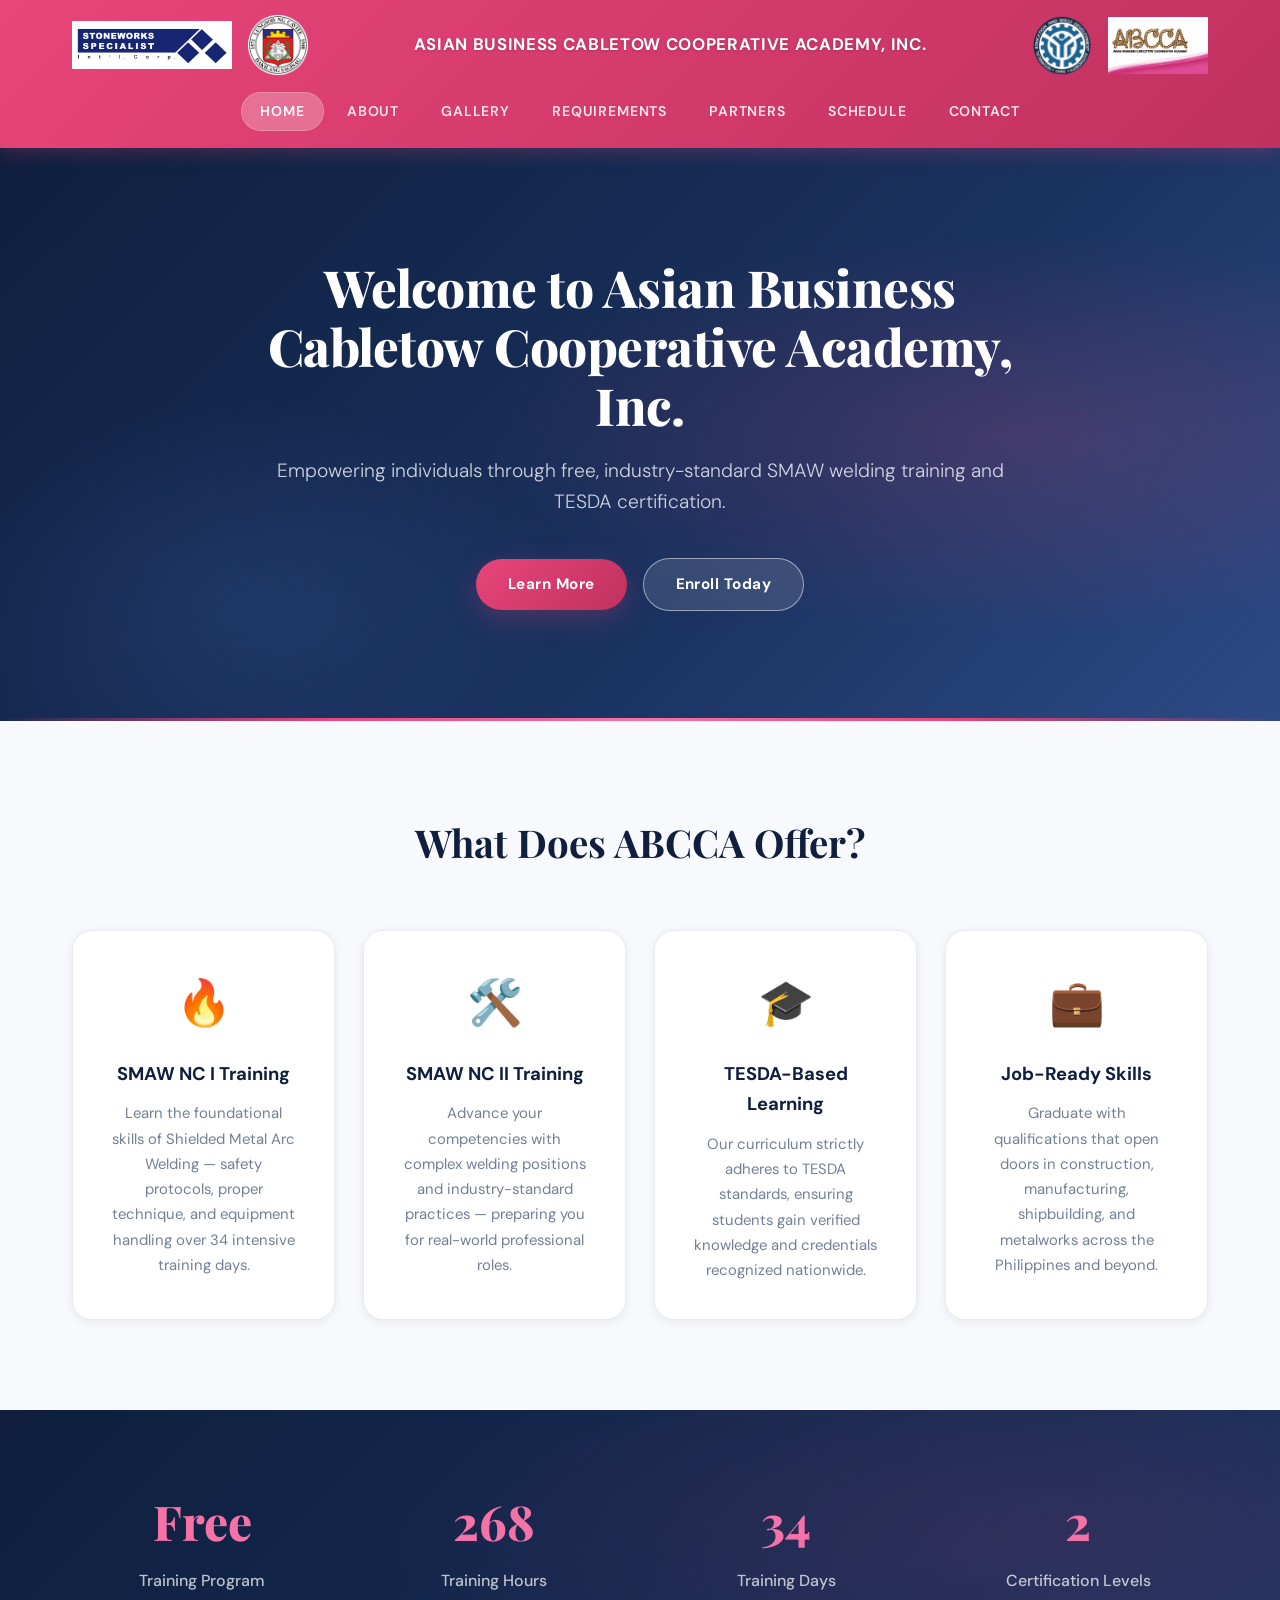
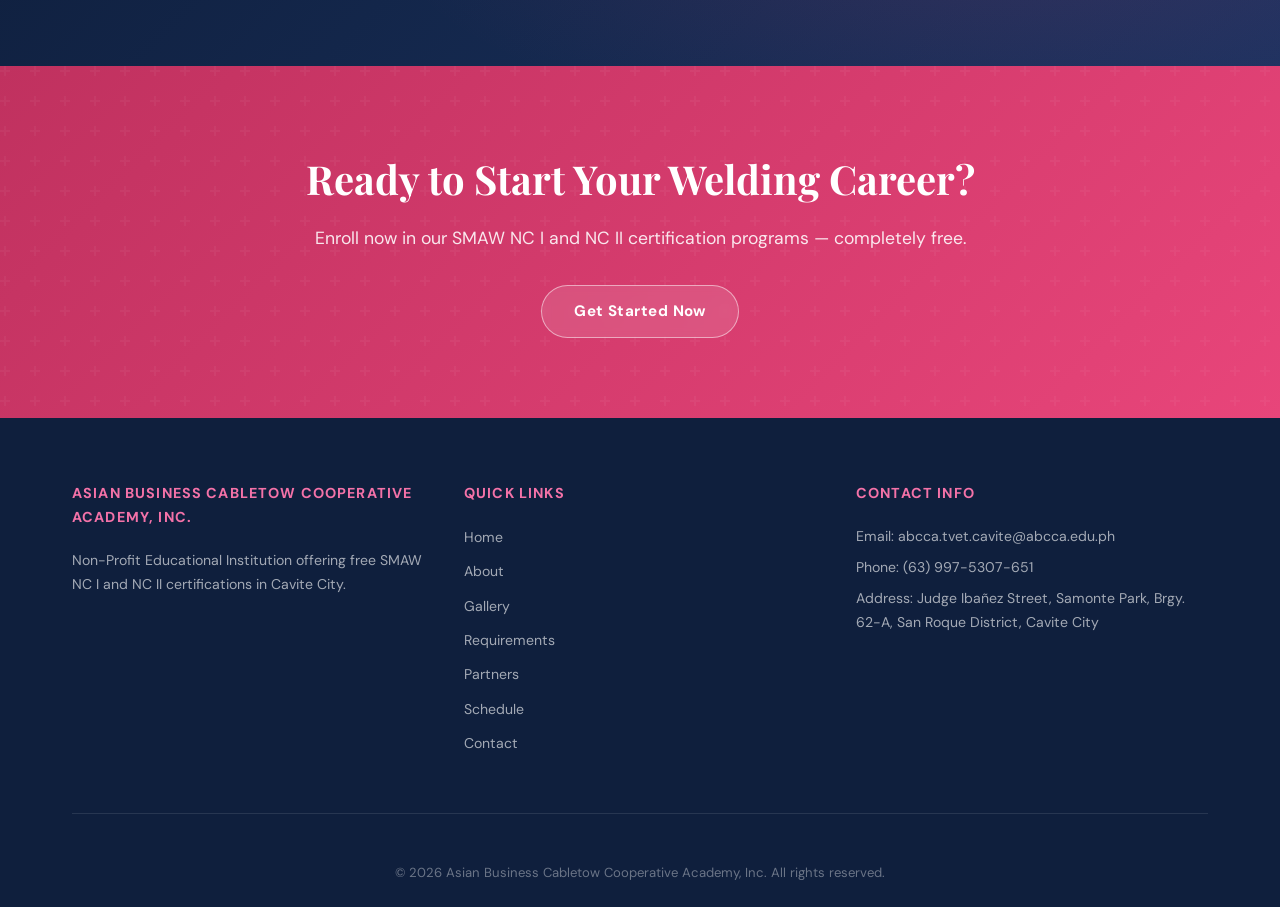
<file: index.html>
<!DOCTYPE html>
<html lang="en">
<head>
    <meta charset="UTF-8">
    <meta name="viewport" content="width=device-width, initial-scale=1.0">
    <title>ABCCA Training School - Home</title>
    <link rel="stylesheet" href="styles.css">
</head>
<body>

    <!-- Navigation Bar -->
    <nav class="navbar">
        <div class="nav-container-vertical">
            <div class="header-top">
                <div class="logo-left">
                    <img src="SSIC_LOGO.jpg" alt="Stoneworks Logo">
                    <img src="LGU_LOGO.png" alt="LGU Logo">
                </div>
                <h1 class="site-title">ASIAN BUSINESS CABLETOW COOPERATIVE ACADEMY, INC.</h1>
                <div class="logo-right">
                    <img src="TESDA_LOGO.png" alt="TESDA Logo">
                    <img src="ABCCA_LOGO.jpg" alt="ABCCA Logo">
                </div>
            </div>
            <ul class="nav-menu-left" id="navMenu">
                <li><a href="index.html" class="active">Home</a></li>
                <li><a href="about.html">About</a></li>
                <li><a href="projects.html">Gallery</a></li>
                <li><a href="sponsors.html">Requirements</a></li>
                <li><a href="partners.html">Partners</a></li>
                <li><a href="schedule.html">Schedule</a></li>
                <li><a href="contact.html">Contact</a></li>
            </ul>
        </div>
    </nav>

    <main>
        <!-- Hero -->
        <section class="hero">
            <div class="hero-content">
                <h2>Welcome to Asian Business Cabletow Cooperative Academy, Inc.</h2>
                <p>Empowering individuals through free, industry-standard SMAW welding training and TESDA certification.</p>
                <a href="about.html" class="btn btn-primary">Learn More</a>
                &nbsp;&nbsp;
                <a href="contact.html" class="btn btn-secondary">Enroll Today</a>
            </div>
        </section>

        <!-- Features -->
        <section class="features">
            <div class="container">
                <h2>What Does ABCCA Offer?</h2>
                <div class="features-grid">
                    <div class="feature-card">
                        <span class="feature-icon">🔥</span>
                        <h3>SMAW NC I Training</h3>
                        <p>Learn the foundational skills of Shielded Metal Arc Welding — safety protocols, proper technique, and equipment handling over 34 intensive training days.</p>
                    </div>
                    <div class="feature-card">
                        <span class="feature-icon">🛠️</span>
                        <h3>SMAW NC II Training</h3>
                        <p>Advance your competencies with complex welding positions and industry-standard practices — preparing you for real-world professional roles.</p>
                    </div>
                    <div class="feature-card">
                        <span class="feature-icon">🎓</span>
                        <h3>TESDA-Based Learning</h3>
                        <p>Our curriculum strictly adheres to TESDA standards, ensuring students gain verified knowledge and credentials recognized nationwide.</p>
                    </div>
                    <div class="feature-card">
                        <span class="feature-icon">💼</span>
                        <h3>Job-Ready Skills</h3>
                        <p>Graduate with qualifications that open doors in construction, manufacturing, shipbuilding, and metalworks across the Philippines and beyond.</p>
                    </div>
                </div>
            </div>
        </section>

        <!-- Stats -->
        <section class="stats">
            <div class="container">
                <div class="stat-box">
                    <h3>Free</h3>
                    <p>Training Program</p>
                </div>
                <div class="stat-box">
                    <h3>268</h3>
                    <p>Training Hours</p>
                </div>
                <div class="stat-box">
                    <h3>34</h3>
                    <p>Training Days</p>
                </div>
                <div class="stat-box">
                    <h3>2</h3>
                    <p>Certification Levels</p>
                </div>
            </div>
        </section>

        <!-- CTA -->
        <section class="cta">
            <div class="container">
                <h2>Ready to Start Your Welding Career?</h2>
                <p>Enroll now in our SMAW NC I and NC II certification programs — completely free.</p>
                <a href="contact.html" class="btn btn-secondary">Get Started Now</a>
            </div>
        </section>
    </main>

    <!-- Footer -->
    <footer class="footer">
        <div class="container">
            <div class="footer-content">
                <div class="footer-section">
                    <h4>Asian Business Cabletow Cooperative Academy, Inc.</h4>
                    <p>Non-Profit Educational Institution offering free SMAW NC I and NC II certifications in Cavite City.</p>
                </div>
                <div class="footer-section">
                    <h4>Quick Links</h4>
                    <ul>
                        <li><a href="index.html">Home</a></li>
                        <li><a href="about.html">About</a></li>
                        <li><a href="projects.html">Gallery</a></li>
                        <li><a href="sponsors.html">Requirements</a></li>
                        <li><a href="partners.html">Partners</a></li>
                        <li><a href="schedule.html">Schedule</a></li>
                        <li><a href="contact.html">Contact</a></li>
                    </ul>
                </div>
                <div class="footer-section">
                    <h4>Contact Info</h4>
                    <p>Email: abcca.tvet.cavite@abcca.edu.ph</p>
                    <p>Phone: (63) 997-5307-651</p>
                    <p>Address: Judge Ibañez Street, Samonte Park, Brgy. 62-A, San Roque District, Cavite City</p>
                </div>
            </div>
            <div class="footer-bottom">
                <p>&copy; 2026 Asian Business Cabletow Cooperative Academy, Inc. All rights reserved.</p>
            </div>
        </div>
    </footer>

    <script src="script.js"></script>
</body>
</html>
</file>
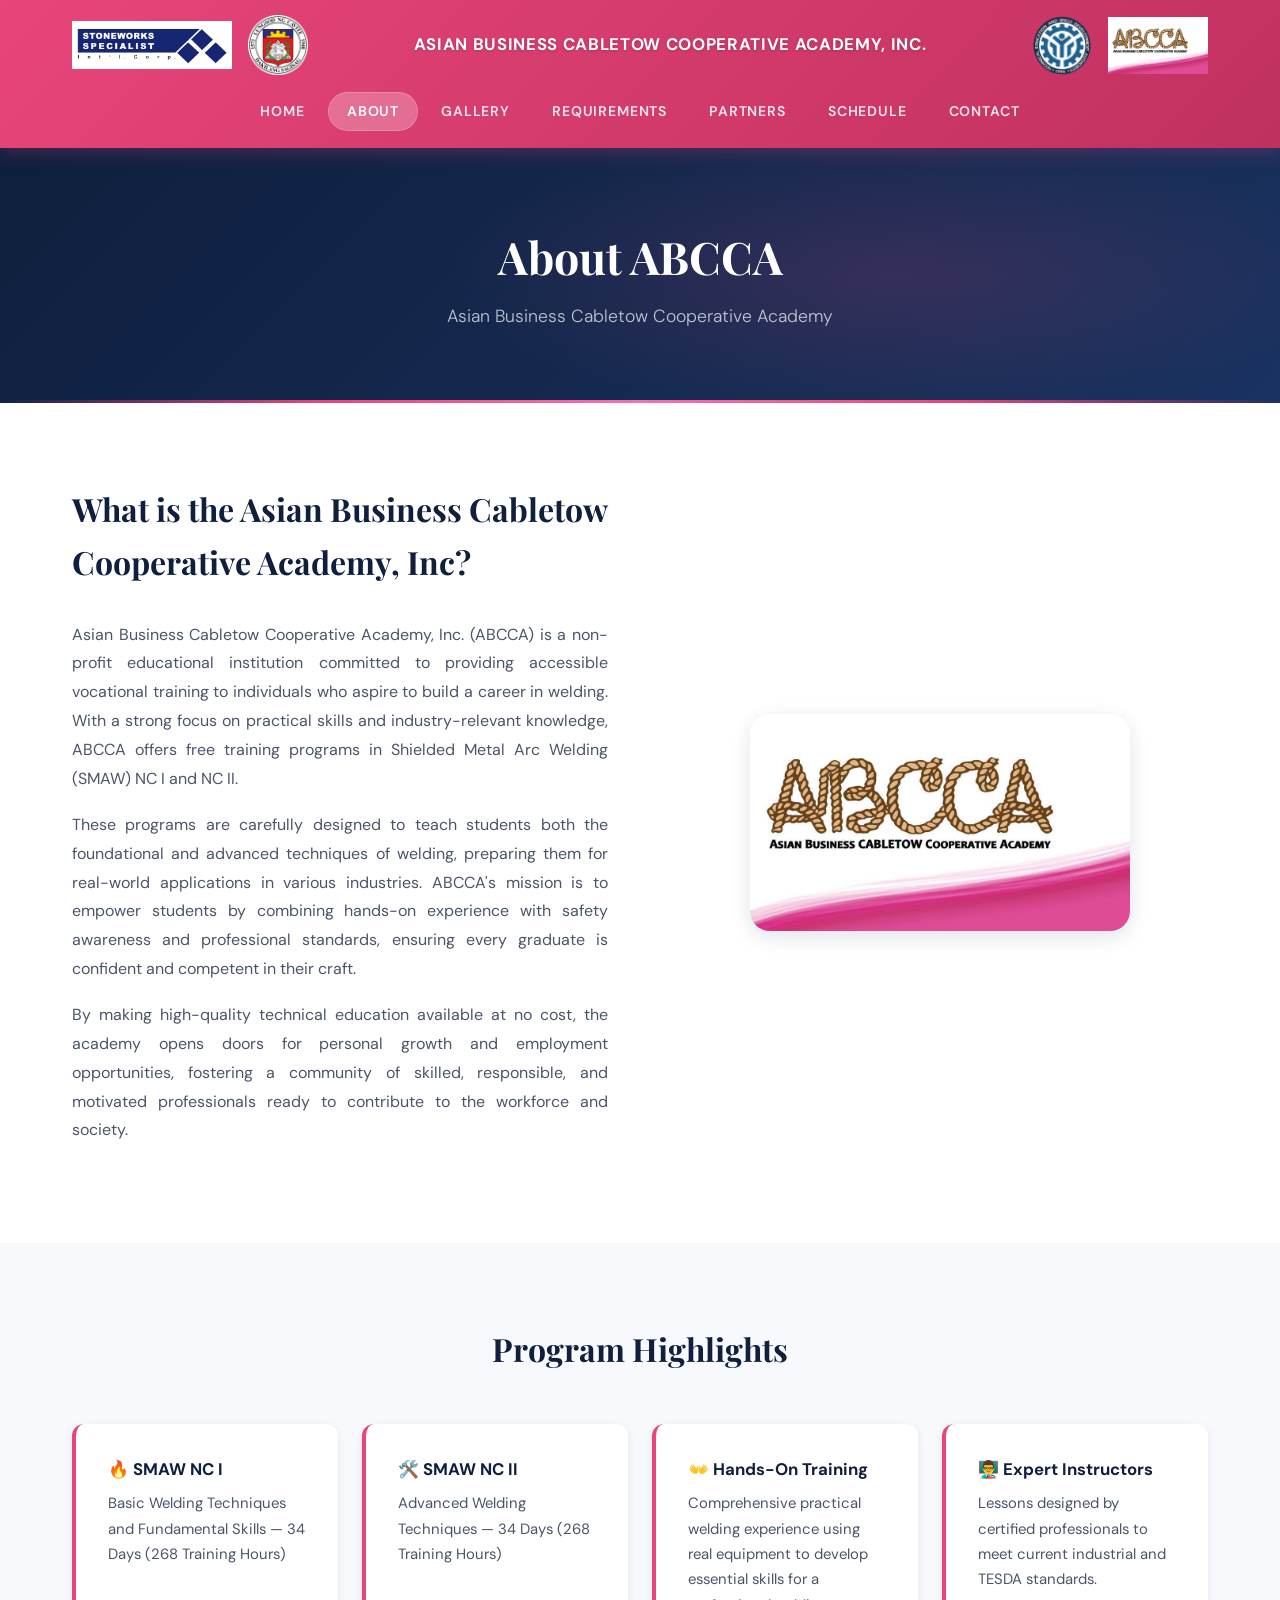
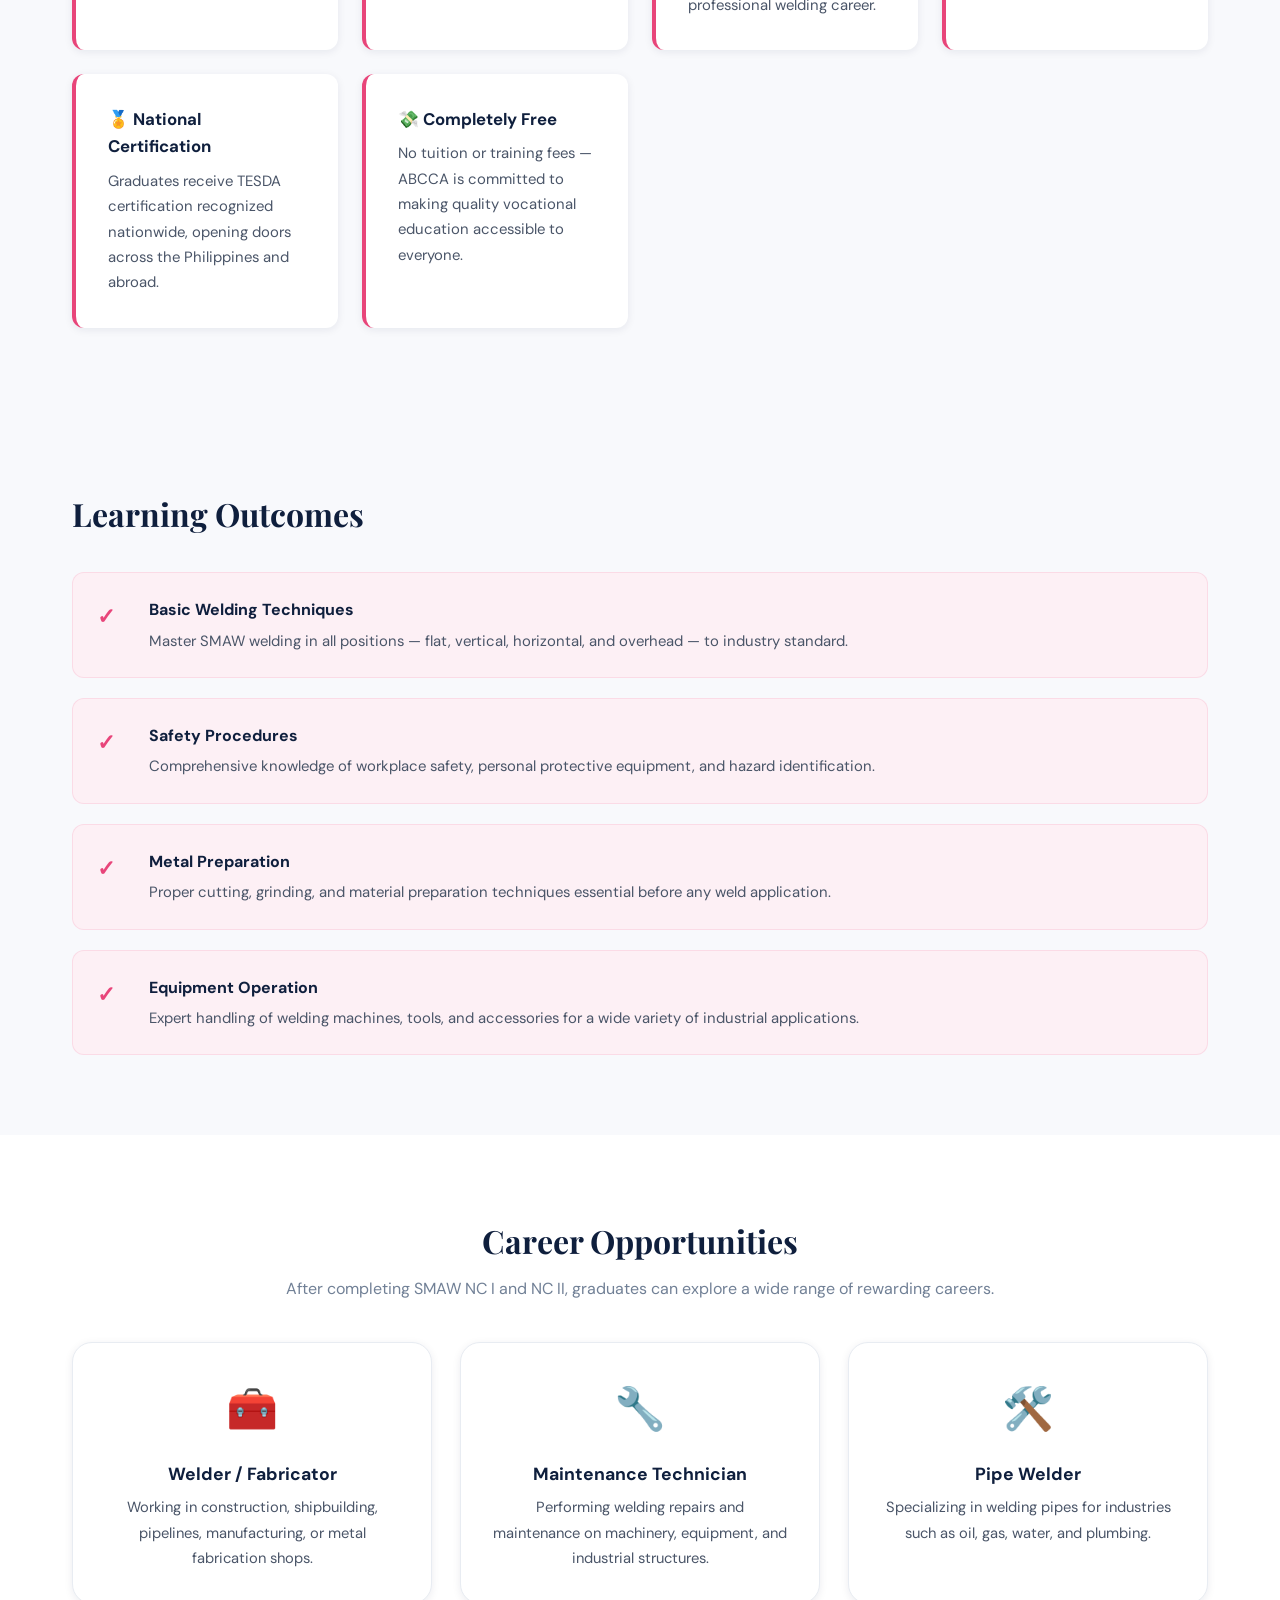
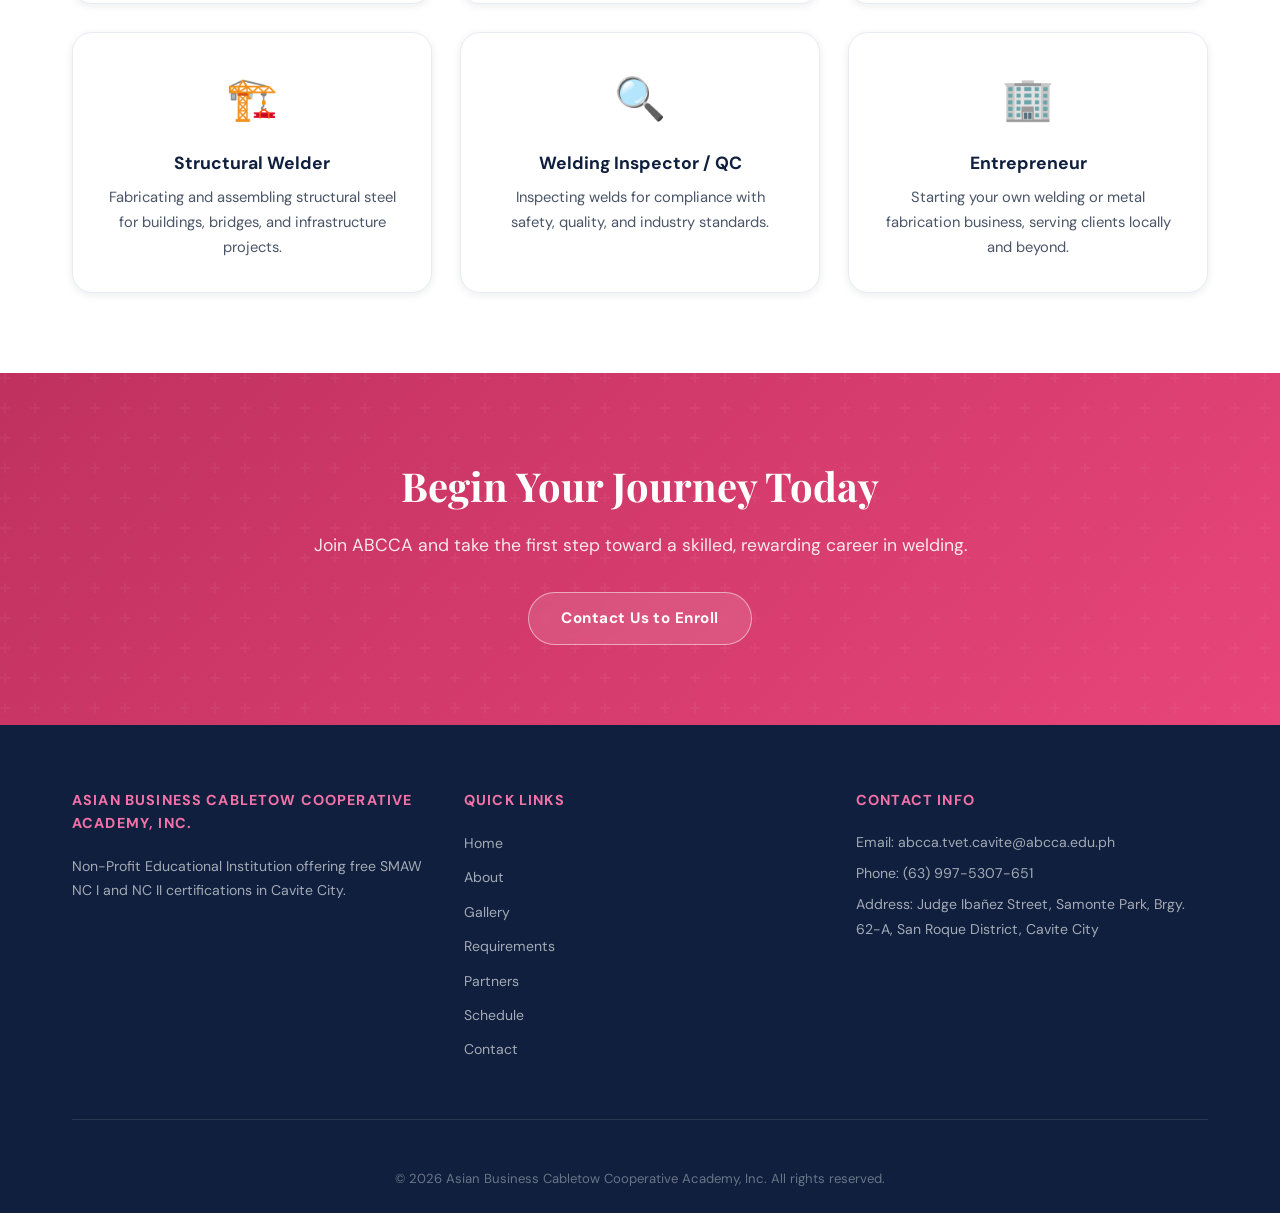
<file: about.html>
<!DOCTYPE html>
<html lang="en">
<head>
    <meta charset="UTF-8">
    <meta name="viewport" content="width=device-width, initial-scale=1.0">
    <title>About - ABCCA Training School</title>
    <link rel="stylesheet" href="styles.css">
</head>
<body>

    <nav class="navbar">
        <div class="nav-container-vertical">
            <div class="header-top">
                <div class="logo-left">
                    <img src="SSIC_LOGO.jpg" alt="Stoneworks Logo">
                    <img src="LGU_LOGO.png" alt="LGU Logo">
                </div>
                <h1 class="site-title">ASIAN BUSINESS CABLETOW COOPERATIVE ACADEMY, INC.</h1>
                <div class="logo-right">
                    <img src="TESDA_LOGO.png" alt= "TESDA Logo">
                    <img src="ABCCA_LOGO.jpg" alt="ABCCA Logo">
                </div>
            </div>
            <ul class="nav-menu-left" id="navMenu">
                <li><a href="index.html">Home</a></li>
                <li><a href="about.html" class="active">About</a></li>
                <li><a href="projects.html">Gallery</a></li>
                <li><a href="sponsors.html">Requirements</a></li>
                <li><a href="partners.html">Partners</a></li>
                <li><a href="schedule.html">Schedule</a></li>
                <li><a href="contact.html">Contact</a></li>
            </ul>
        </div>
    </nav>

    <main>
        <section class="page-header">
            <div class="container">
                <h2>About ABCCA</h2>
                <p>Asian Business Cabletow Cooperative Academy</p>
            </div>
        </section>

        <!-- Overview -->
        <section class="content-section">
            <div class="container">
                <div class="content-wrapper">
                    <div class="content-text">
                        <h3>What is the Asian Business Cabletow Cooperative Academy, Inc?</h3>
                        <p>Asian Business Cabletow Cooperative Academy, Inc. (ABCCA) is a non-profit educational institution committed to providing accessible vocational training to individuals who aspire to build a career in welding. With a strong focus on practical skills and industry-relevant knowledge, ABCCA offers free training programs in Shielded Metal Arc Welding (SMAW) NC I and NC II.</p>
                        <p>These programs are carefully designed to teach students both the foundational and advanced techniques of welding, preparing them for real-world applications in various industries. ABCCA's mission is to empower students by combining hands-on experience with safety awareness and professional standards, ensuring every graduate is confident and competent in their craft.</p>
                        <p>By making high-quality technical education available at no cost, the academy opens doors for personal growth and employment opportunities, fostering a community of skilled, responsible, and motivated professionals ready to contribute to the workforce and society.</p>
                    </div>
                    <div class="content-image">
                        <img src="ABCCA_LOGO.jpg" alt="ABCCA Logo" style="max-width:380px; margin:0 auto;">
                    </div>
                </div>
            </div>
        </section>

        <!-- Program Highlights -->
        <section class="program-details">
            <div class="container">
                <h3>Program Highlights</h3>
                <div class="details-grid">
                    <div class="detail-item">
                        <h4>🔥 SMAW NC I</h4>
                        <p>Basic Welding Techniques and Fundamental Skills — 34 Days (268 Training Hours)</p>
                    </div>
                    <div class="detail-item">
                        <h4>🛠️ SMAW NC II</h4>
                        <p>Advanced Welding Techniques — 34 Days (268 Training Hours)</p>
                    </div>
                    <div class="detail-item">
                        <h4>👐 Hands-On Training</h4>
                        <p>Comprehensive practical welding experience using real equipment to develop essential skills for a professional welding career.</p>
                    </div>
                    <div class="detail-item">
                        <h4>👨‍🏫 Expert Instructors</h4>
                        <p>Lessons designed by certified professionals to meet current industrial and TESDA standards.</p>
                    </div>
                    <div class="detail-item">
                        <h4>🏅 National Certification</h4>
                        <p>Graduates receive TESDA certification recognized nationwide, opening doors across the Philippines and abroad.</p>
                    </div>
                    <div class="detail-item">
                        <h4>💸 Completely Free</h4>
                        <p>No tuition or training fees — ABCCA is committed to making quality vocational education accessible to everyone.</p>
                    </div>
                </div>
            </div>
        </section>

        <!-- Learning Outcomes -->
        <section class="content-section" style="background:var(--off-white)">
            <div class="container">
                <h3>Learning Outcomes</h3>
                <div class="outcomes-list">
                    <div class="outcome-item">
                        <span class="outcome-number">✓</span>
                        <div class="outcome-content">
                            <h4>Basic Welding Techniques</h4>
                            <p>Master SMAW welding in all positions — flat, vertical, horizontal, and overhead — to industry standard.</p>
                        </div>
                    </div>
                    <div class="outcome-item">
                        <span class="outcome-number">✓</span>
                        <div class="outcome-content">
                            <h4>Safety Procedures</h4>
                            <p>Comprehensive knowledge of workplace safety, personal protective equipment, and hazard identification.</p>
                        </div>
                    </div>
                    <div class="outcome-item">
                        <span class="outcome-number">✓</span>
                        <div class="outcome-content">
                            <h4>Metal Preparation</h4>
                            <p>Proper cutting, grinding, and material preparation techniques essential before any weld application.</p>
                        </div>
                    </div>
                    <div class="outcome-item">
                        <span class="outcome-number">✓</span>
                        <div class="outcome-content">
                            <h4>Equipment Operation</h4>
                            <p>Expert handling of welding machines, tools, and accessories for a wide variety of industrial applications.</p>
                        </div>
                    </div>
                </div>
            </div>
        </section>

        <!-- Career Opportunities -->
        <section class="content-section">
            <div class="container">
                <h3 style="text-align:center; margin-bottom:0.5rem;">Career Opportunities</h3>
                <p style="text-align:center; color:var(--text-light); margin-bottom:2.5rem;">After completing SMAW NC I and NC II, graduates can explore a wide range of rewarding careers.</p>
                <div class="partners-grid">
                    <div class="partner-card">
                        <span class="partner-logo">🧰</span>
                        <h4>Welder / Fabricator</h4>
                        <p class="partner-summary">Working in construction, shipbuilding, pipelines, manufacturing, or metal fabrication shops.</p>
                    </div>
                    <div class="partner-card">
                        <span class="partner-logo">🔧</span>
                        <h4>Maintenance Technician</h4>
                        <p class="partner-summary">Performing welding repairs and maintenance on machinery, equipment, and industrial structures.</p>
                    </div>
                    <div class="partner-card">
                        <span class="partner-logo">🛠️</span>
                        <h4>Pipe Welder</h4>
                        <p class="partner-summary">Specializing in welding pipes for industries such as oil, gas, water, and plumbing.</p>
                    </div>
                    <div class="partner-card">
                        <span class="partner-logo">🏗️</span>
                        <h4>Structural Welder</h4>
                        <p class="partner-summary">Fabricating and assembling structural steel for buildings, bridges, and infrastructure projects.</p>
                    </div>
                    <div class="partner-card">
                        <span class="partner-logo">🔍</span>
                        <h4>Welding Inspector / QC</h4>
                        <p class="partner-summary">Inspecting welds for compliance with safety, quality, and industry standards.</p>
                    </div>
                    <div class="partner-card">
                        <span class="partner-logo">🏢</span>
                        <h4>Entrepreneur</h4>
                        <p class="partner-summary">Starting your own welding or metal fabrication business, serving clients locally and beyond.</p>
                    </div>
                </div>
            </div>
        </section>

        <!-- CTA -->
        <section class="cta">
            <div class="container">
                <h2>Begin Your Journey Today</h2>
                <p>Join ABCCA and take the first step toward a skilled, rewarding career in welding.</p>
                <a href="contact.html" class="btn btn-secondary">Contact Us to Enroll</a>
            </div>
        </section>
    </main>

    <footer class="footer">
        <div class="container">
            <div class="footer-content">
                <div class="footer-section">
                    <h4>Asian Business Cabletow Cooperative Academy, Inc.</h4>
                    <p>Non-Profit Educational Institution offering free SMAW NC I and NC II certifications in Cavite City.</p>
                </div>
                <div class="footer-section">
                    <h4>Quick Links</h4>
                    <ul>
                        <li><a href="index.html">Home</a></li>
                        <li><a href="about.html">About</a></li>
                        <li><a href="projects.html">Gallery</a></li>
                        <li><a href="sponsors.html">Requirements</a></li>
                        <li><a href="partners.html">Partners</a></li>
                        <li><a href="schedule.html">Schedule</a></li>
                        <li><a href="contact.html">Contact</a></li>
                    </ul>
                </div>
                <div class="footer-section">
                    <h4>Contact Info</h4>
                    <p>Email: abcca.tvet.cavite@abcca.edu.ph</p>
                    <p>Phone: (63) 997-5307-651</p>
                    <p>Address: Judge Ibañez Street, Samonte Park, Brgy. 62-A, San Roque District, Cavite City</p>
                </div>
            </div>
            <div class="footer-bottom">
                <p>&copy; 2026 Asian Business Cabletow Cooperative Academy, Inc. All rights reserved.</p>
            </div>
        </div>
    </footer>

    <script src="script.js"></script>
</body>
</html>
</file>
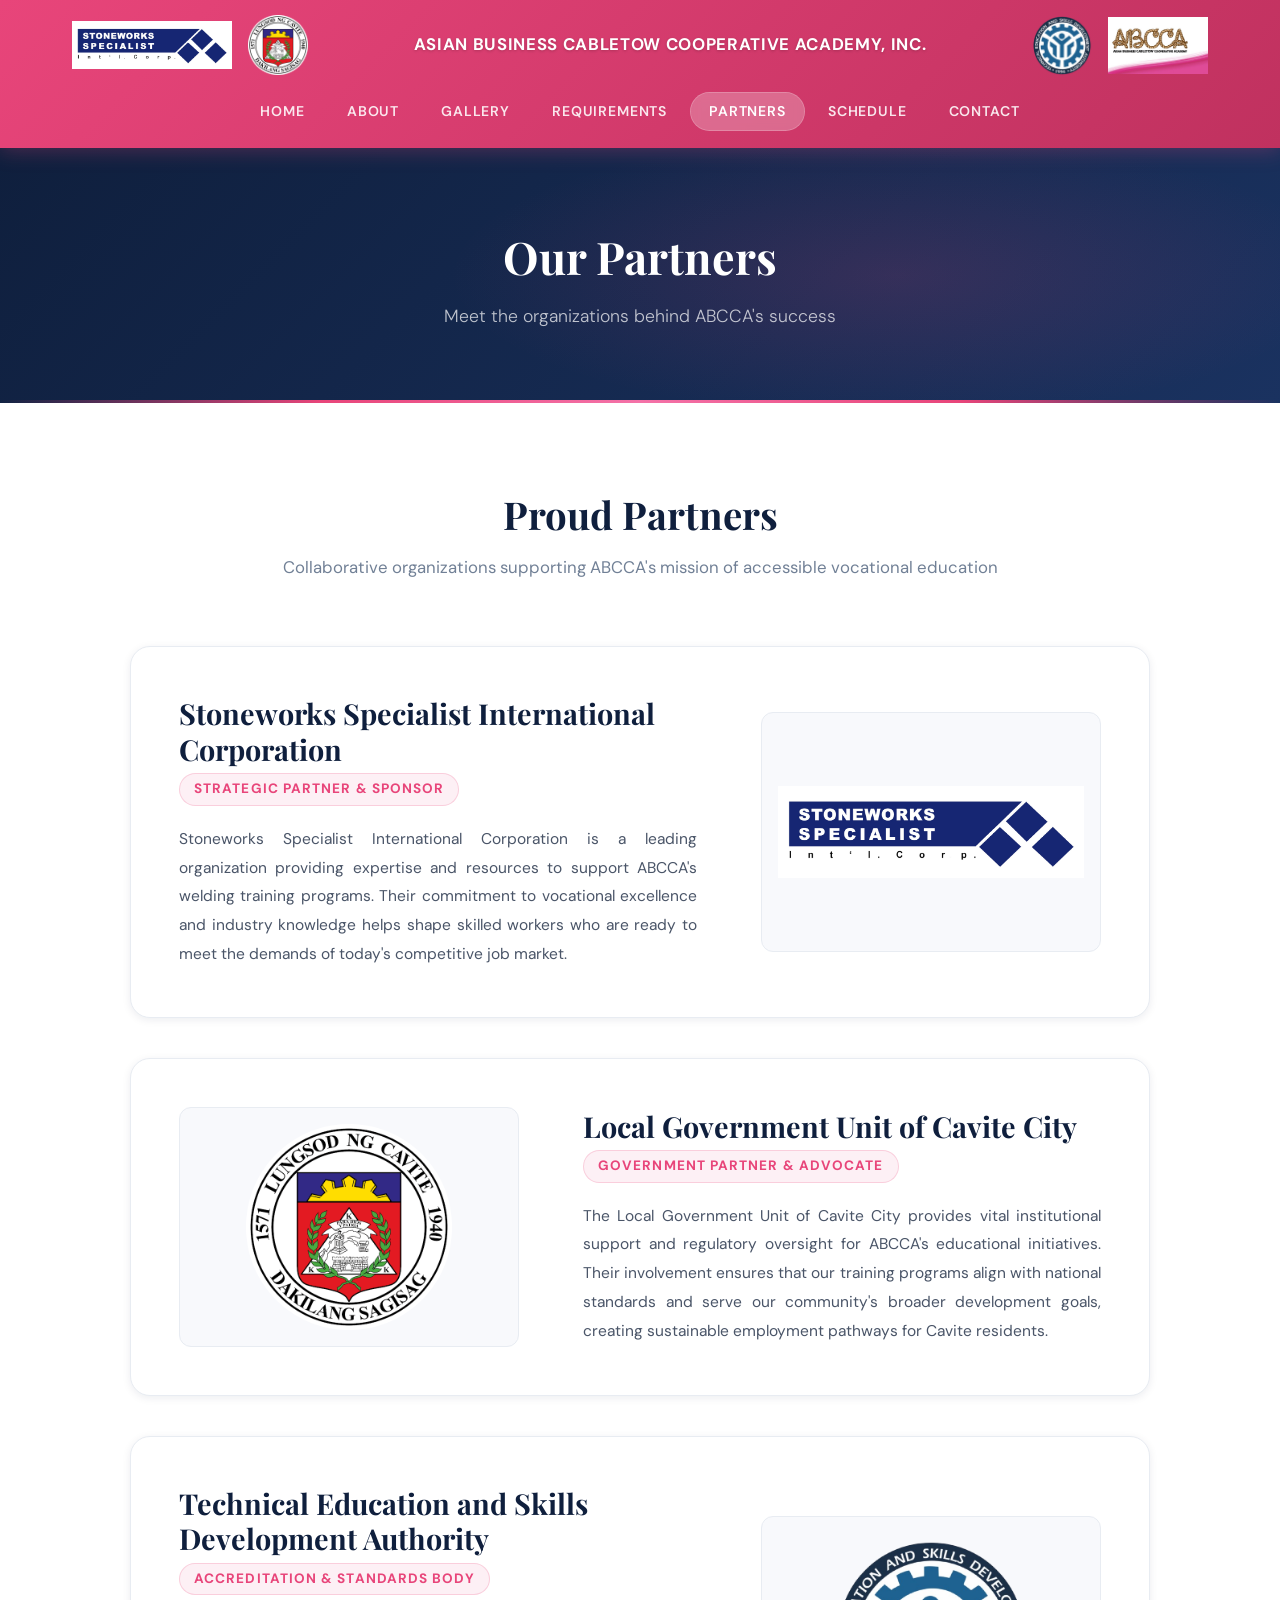
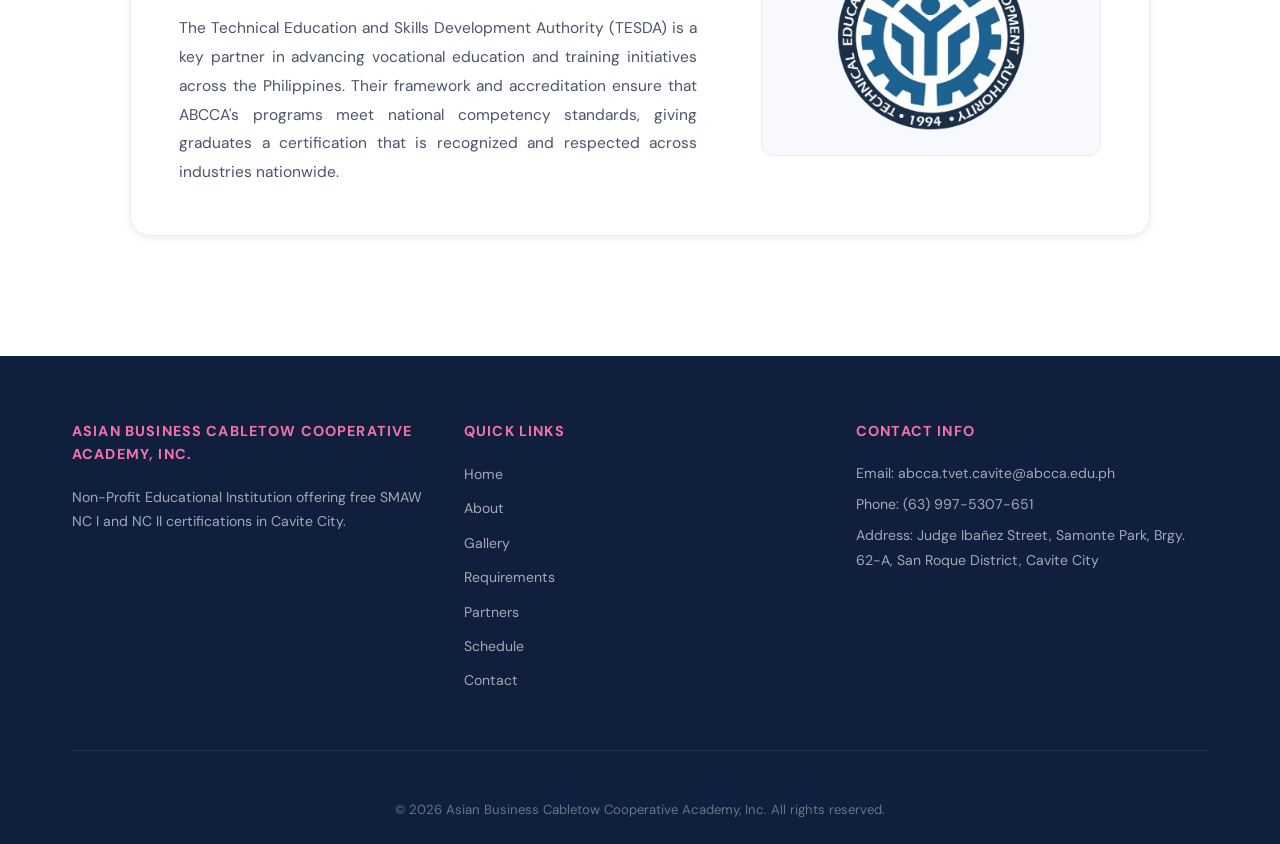
<file: partners.html>
<!DOCTYPE html>
<html lang="en">
<head>
    <meta charset="UTF-8">
    <meta name="viewport" content="width=device-width, initial-scale=1.0">
    <title>Our Partners - ABCCA Training School</title>
    <link rel="stylesheet" href="styles.css">
</head>
<body>

    <nav class="navbar">
        <div class="nav-container-vertical">
            <div class="header-top">
                <div class="logo-left">
                    <img src="SSIC_LOGO.jpg" alt="Stoneworks Logo">
                    <img src="LGU_LOGO.png" alt="LGU Logo">
                </div>
                <h1 class="site-title">ASIAN BUSINESS CABLETOW COOPERATIVE ACADEMY, INC.</h1>
                <div class="logo-right">
                    <img src="TESDA_LOGO.png" alt="TESDA Logo">
                    <img src="ABCCA_LOGO.jpg" alt="ABCCA Logo">
                </div>
            </div>
            <ul class="nav-menu-left" id="navMenu">
                <li><a href="index.html">Home</a></li>
                <li><a href="about.html">About</a></li>
                <li><a href="projects.html">Gallery</a></li>
                <li><a href="sponsors.html">Requirements</a></li>
                <li><a href="partners.html" class="active">Partners</a></li>
                <li><a href="schedule.html">Schedule</a></li>
                <li><a href="contact.html">Contact</a></li>
            </ul>
        </div>
    </nav>

    <main>
        <section class="page-header">
            <div class="container">
                <h2>Our Partners</h2>
                <p>Meet the organizations behind ABCCA's success</p>
            </div>
        </section>

        <section class="partners-section">
            <div class="partners-container">
                <div class="partners-title">
                    <h2>Proud Partners</h2>
                    <p>Collaborative organizations supporting ABCCA's mission of accessible vocational education</p>
                </div>

                <!-- SSIC -->
                <a href="https://www.stoneworkscorp.com/" class="partner-link" target="_blank" rel="noopener">
                    <div class="partner-card-big">
                        <div class="partner-card-content">
                            <h3>Stoneworks Specialist International Corporation</h3>
                            <span class="partner-role">Strategic Partner & Sponsor</span>
                            <p>Stoneworks Specialist International Corporation is a leading organization providing expertise and resources to support ABCCA's welding training programs. Their commitment to vocational excellence and industry knowledge helps shape skilled workers who are ready to meet the demands of today's competitive job market.</p>
                        </div>
                        <div class="partner-card-image-wrap">
                            <img src="SSIC_LOGO.jpg" alt="Stoneworks Specialist International Corporation">
                        </div>
                    </div>
                </a>

                <!-- LGU -->
                <a href="http://cavitecity.gov.ph/" class="partner-link" target="_blank" rel="noopener">
                    <div class="partner-card-big reverse">
                        <div class="partner-card-content">
                            <h3>Local Government Unit of Cavite City</h3>
                            <span class="partner-role">Government Partner & Advocate</span>
                            <p>The Local Government Unit of Cavite City provides vital institutional support and regulatory oversight for ABCCA's educational initiatives. Their involvement ensures that our training programs align with national standards and serve our community's broader development goals, creating sustainable employment pathways for Cavite residents.</p>
                        </div>
                        <div class="partner-card-image-wrap">
                            <img src="LGU_LOGO.png" alt="Local Government Unit of Cavite City">
                        </div>
                    </div>
                </a>

                <!-- TESDA -->
                <a href="https://www.tesda.gov.ph/" class="partner-link" target="_blank" rel="noopener">
                    <div class="partner-card-big">
                        <div class="partner-card-content">
                            <h3>Technical Education and Skills Development Authority</h3>
                            <span class="partner-role">Accreditation & Standards Body</span>
                            <p>The Technical Education and Skills Development Authority (TESDA) is a key partner in advancing vocational education and training initiatives across the Philippines. Their framework and accreditation ensure that ABCCA's programs meet national competency standards, giving graduates a certification that is recognized and respected across industries nationwide.</p>
                        </div>
                        <div class="partner-card-image-wrap">
                            <img src="TESDA_LOGO.png" alt="Technical Education and Skills Development Authority">
                        </div>
                    </div>
                </a>

            </div>
        </section>
    </main>

    <footer class="footer">
        <div class="container">
            <div class="footer-content">
                <div class="footer-section">
                    <h4>Asian Business Cabletow Cooperative Academy, Inc.</h4>
                    <p>Non-Profit Educational Institution offering free SMAW NC I and NC II certifications in Cavite City.</p>
                </div>
                <div class="footer-section">
                    <h4>Quick Links</h4>
                    <ul>
                        <li><a href="index.html">Home</a></li>
                        <li><a href="about.html">About</a></li>
                        <li><a href="projects.html">Gallery</a></li>
                        <li><a href="sponsors.html">Requirements</a></li>
                        <li><a href="partners.html">Partners</a></li>
                        <li><a href="schedule.html">Schedule</a></li>
                        <li><a href="contact.html">Contact</a></li>
                    </ul>
                </div>
                <div class="footer-section">
                    <h4>Contact Info</h4>
                    <p>Email: abcca.tvet.cavite@abcca.edu.ph</p>
                    <p>Phone: (63) 997-5307-651</p>
                    <p>Address: Judge Ibañez Street, Samonte Park, Brgy. 62-A, San Roque District, Cavite City</p>
                </div>
            </div>
            <div class="footer-bottom">
                <p>&copy; 2026 Asian Business Cabletow Cooperative Academy, Inc. All rights reserved.</p>
            </div>
        </div>
    </footer>

    <script src="script.js"></script>
</body>
</html>
</file>
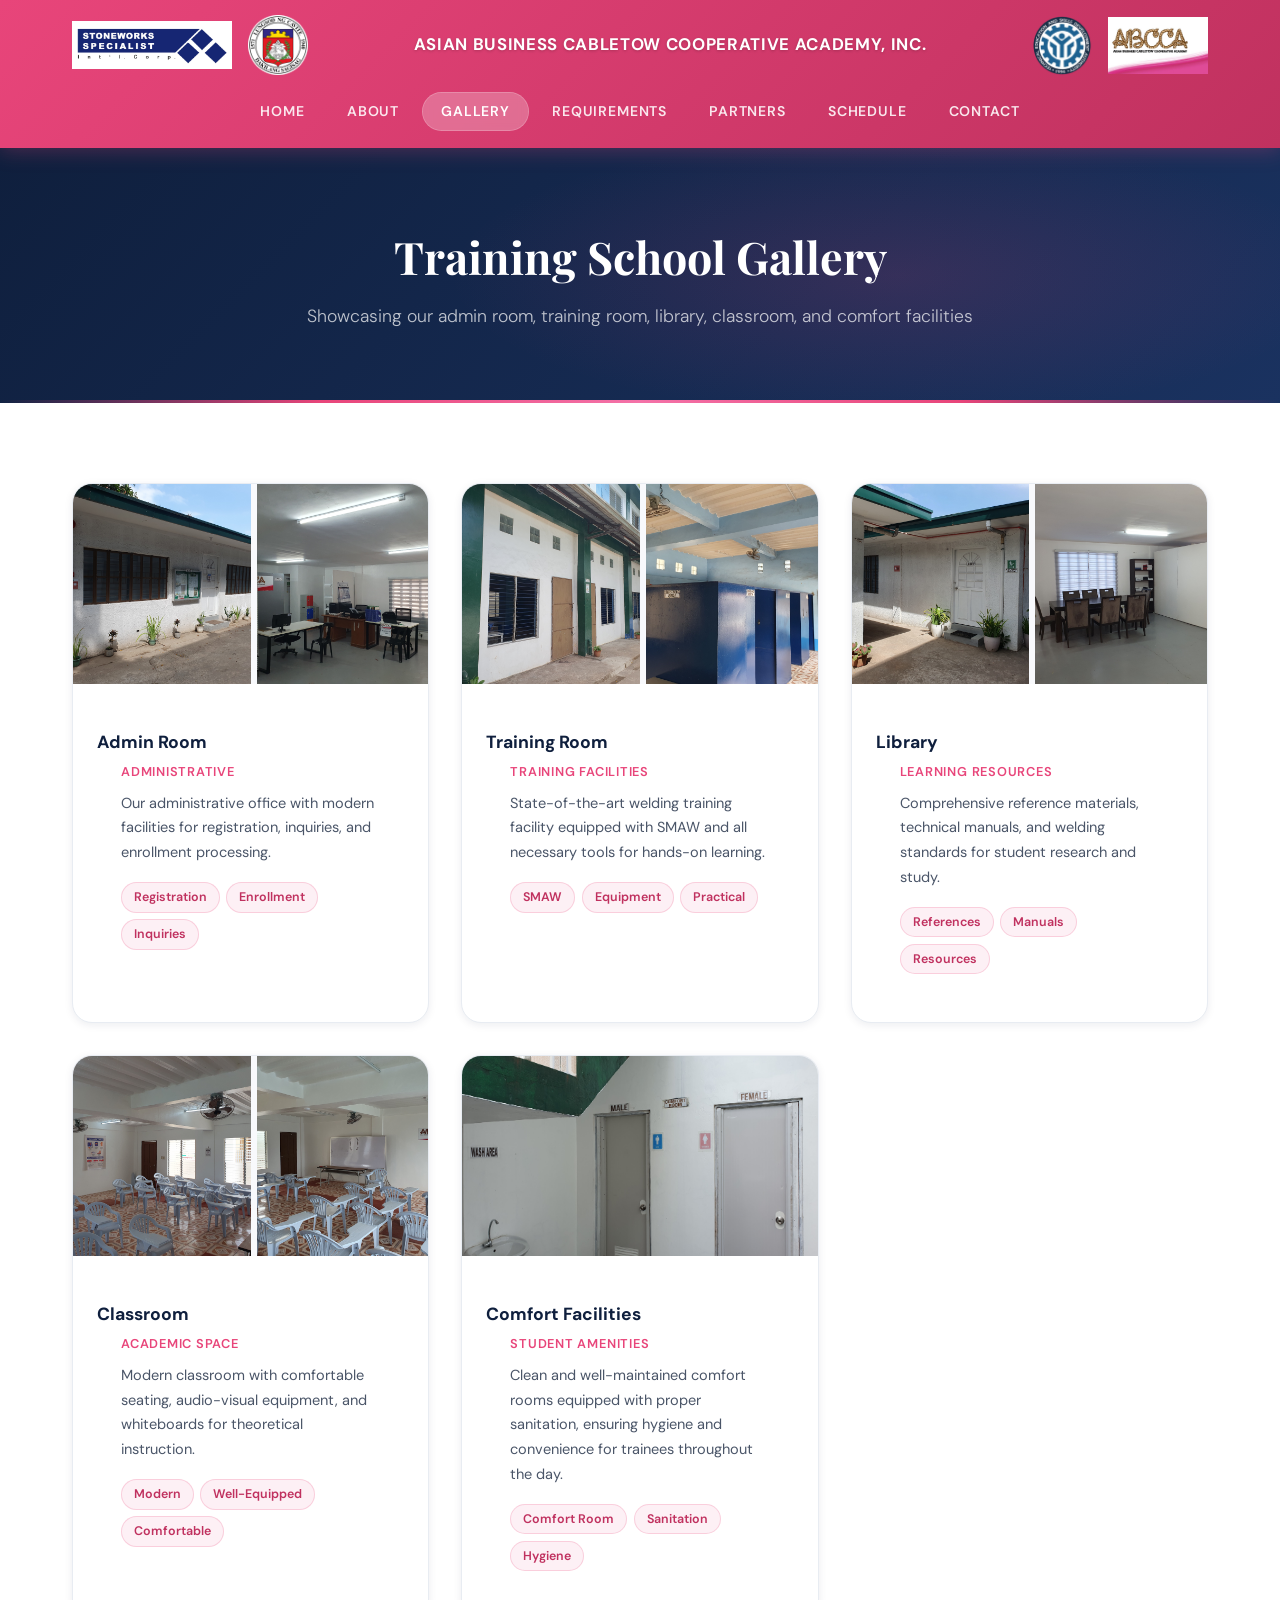
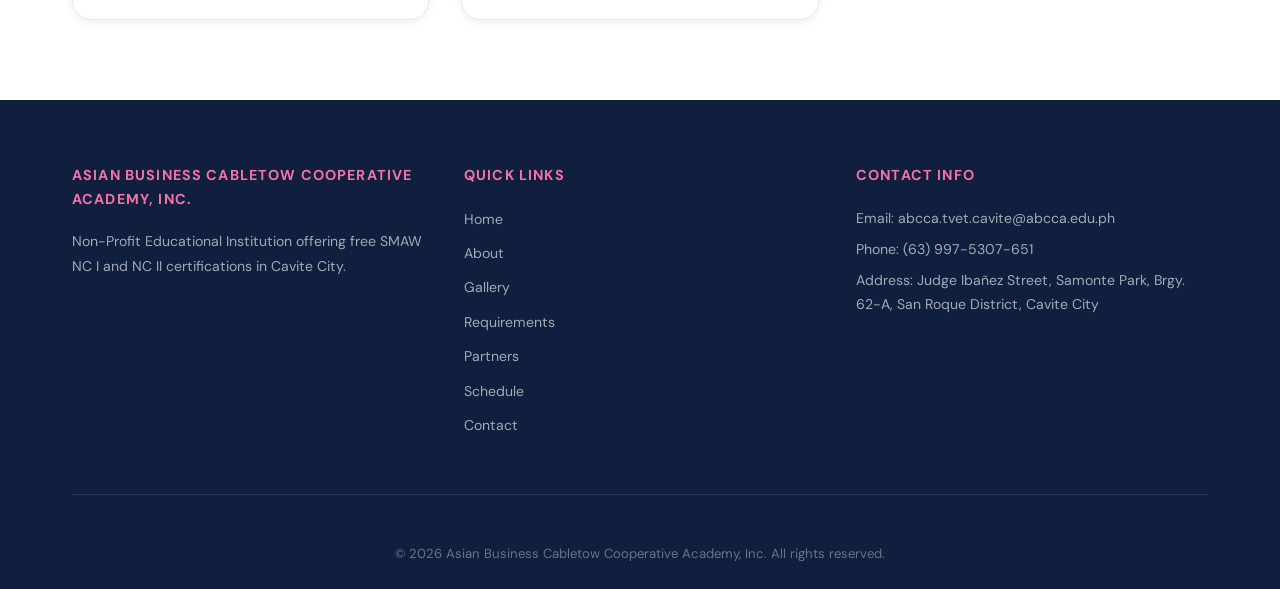
<file: projects.html>
<!DOCTYPE html>
<html lang="en">
<head>
    <meta charset="UTF-8">
    <meta name="viewport" content="width=device-width, initial-scale=1.0">
    <title>Gallery - ABCCA Training School</title>
    <link rel="stylesheet" href="styles.css">
    <style>
        .project-image-pair {
            display: flex;
            gap: 6px;
            overflow: hidden;
            background: var(--off-white);
        }
        .project-image-pair img {
            width: 50%;
            height: 200px;
            object-fit: cover;
            transition: transform 0.4s ease;
        }
        .project-card:hover .project-image-pair img { transform: scale(1.04); }
        .project-image-single img {
            width: 100%;
            height: 200px;
            object-fit: cover;
            transition: transform 0.4s ease;
        }
        .project-card:hover .project-image-single img { transform: scale(1.04); }
        .project-body { padding: 1.5rem; }
        .project-body h4 { color: var(--navy); font-size: 1.1rem; font-weight: 700; margin-bottom: 4px; }
        .project-body .project-category { color: var(--pink); font-weight: 600; font-size: 0.8rem; text-transform: uppercase; letter-spacing: 0.06em; display: block; margin-bottom: 0.6rem; }
        .project-body .project-description { color: var(--text-mid); font-size: 0.91rem; line-height: 1.7; margin-bottom: 1rem; }
        .project-body .project-tech { display: flex; flex-wrap: wrap; gap: 0.4rem; }
        /* Override projects-grid for this page */
        .projects-grid .project-card { padding: 0; }
    </style>
</head>
<body>

    <nav class="navbar">
        <div class="nav-container-vertical">
            <div class="header-top">
                <div class="logo-left">
                    <img src="SSIC_LOGO.jpg" alt="Stoneworks Logo">
                    <img src="LGU_LOGO.png" alt="LGU Logo">
                </div>
                <h1 class="site-title">ASIAN BUSINESS CABLETOW COOPERATIVE ACADEMY, INC.</h1>
                <div class="logo-right">
                    <img src="TESDA_LOGO.png" alt="TESDA Logo">
                    <img src="ABCCA_LOGO.jpg" alt="ABCCA Logo">
                </div>
            </div>
            <ul class="nav-menu-left" id="navMenu">
                <li><a href="index.html">Home</a></li>
                <li><a href="about.html">About</a></li>
                <li><a href="projects.html" class="active">Gallery</a></li>
                <li><a href="sponsors.html">Requirements</a></li>
                <li><a href="partners.html">Partners</a></li>
                <li><a href="schedule.html">Schedule</a></li>
                <li><a href="contact.html">Contact</a></li>
            </ul>
        </div>
    </nav>

    <main>
        <section class="page-header">
            <div class="container">
                <h2>Training School Gallery</h2>
                <p>Showcasing our admin room, training room, library, classroom, and comfort facilities</p>
            </div>
        </section>

        <section class="content-section">
            <div class="container">
                <div class="projects-grid">

                    <div class="project-card">
                        <div class="project-image-pair">
                            <img src="pictures/Admin.jpg" alt="Admin Room">
                            <img src="pictures/AdminRoom.jpg" alt="Admin Room Interior">
                        </div>
                        <div class="project-body">
                            <h4>Admin Room</h4>
                            <span class="project-category">Administrative</span>
                            <p class="project-description">Our administrative office with modern facilities for registration, inquiries, and enrollment processing.</p>
                            <div class="project-tech">
                                <span class="tech-tag">Registration</span>
                                <span class="tech-tag">Enrollment</span>
                                <span class="tech-tag">Inquiries</span>
                            </div>
                        </div>
                    </div>

                    <div class="project-card">
                        <div class="project-image-pair">
                            <img src="pictures/Trainingroom-Out.jpg" alt="Training Room Outside">
                            <img src="pictures/Trainingroom-in.jpg" alt="Training Room Inside">
                        </div>
                        <div class="project-body">
                            <h4>Training Room</h4>
                            <span class="project-category">Training Facilities</span>
                            <p class="project-description">State-of-the-art welding training facility equipped with SMAW and all necessary tools for hands-on learning.</p>
                            <div class="project-tech">
                                <span class="tech-tag">SMAW</span>
                                <span class="tech-tag">Equipment</span>
                                <span class="tech-tag">Practical</span>
                            </div>
                        </div>
                    </div>

                    <div class="project-card">
                        <div class="project-image-pair">
                            <img src="pictures/Library.jpg" alt="Library">
                            <img src="pictures/LibraryRoom.jpg" alt="Library Room">
                        </div>
                        <div class="project-body">
                            <h4>Library</h4>
                            <span class="project-category">Learning Resources</span>
                            <p class="project-description">Comprehensive reference materials, technical manuals, and welding standards for student research and study.</p>
                            <div class="project-tech">
                                <span class="tech-tag">References</span>
                                <span class="tech-tag">Manuals</span>
                                <span class="tech-tag">Resources</span>
                            </div>
                        </div>
                    </div>

                    <div class="project-card">
                        <div class="project-image-pair">
                            <img src="pictures/UpstairClassroom.jpg" alt="Classroom">
                            <img src="pictures/UpstairClassroom2.jpg" alt="Classroom 2">
                        </div>
                        <div class="project-body">
                            <h4>Classroom</h4>
                            <span class="project-category">Academic Space</span>
                            <p class="project-description">Modern classroom with comfortable seating, audio-visual equipment, and whiteboards for theoretical instruction.</p>
                            <div class="project-tech">
                                <span class="tech-tag">Modern</span>
                                <span class="tech-tag">Well-Equipped</span>
                                <span class="tech-tag">Comfortable</span>
                            </div>
                        </div>
                    </div>

                    <div class="project-card">
                        <div class="project-image-single">
                            <img src="pictures/Comfort_Facilities.jpg" alt="Comfort Facilities">
                        </div>
                        <div class="project-body">
                            <h4>Comfort Facilities</h4>
                            <span class="project-category">Student Amenities</span>
                            <p class="project-description">Clean and well-maintained comfort rooms equipped with proper sanitation, ensuring hygiene and convenience for trainees throughout the day.</p>
                            <div class="project-tech">
                                <span class="tech-tag">Comfort Room</span>
                                <span class="tech-tag">Sanitation</span>
                                <span class="tech-tag">Hygiene</span>
                            </div>
                        </div>
                    </div>

                </div>
            </div>
        </section>
    </main>

    <footer class="footer">
        <div class="container">
            <div class="footer-content">
                <div class="footer-section">
                    <h4>Asian Business Cabletow Cooperative Academy, Inc.</h4>
                    <p>Non-Profit Educational Institution offering free SMAW NC I and NC II certifications in Cavite City.</p>
                </div>
                <div class="footer-section">
                    <h4>Quick Links</h4>
                    <ul>
                        <li><a href="index.html">Home</a></li>
                        <li><a href="about.html">About</a></li>
                        <li><a href="projects.html">Gallery</a></li>
                        <li><a href="sponsors.html">Requirements</a></li>
                        <li><a href="partners.html">Partners</a></li>
                        <li><a href="schedule.html">Schedule</a></li>
                        <li><a href="contact.html">Contact</a></li>
                    </ul>
                </div>
                <div class="footer-section">
                    <h4>Contact Info</h4>
                    <p>Email: abcca.tvet.cavite@abcca.edu.ph</p>
                    <p>Phone: (63) 997-5307-651</p>
                    <p>Address: Judge Ibañez Street, Samonte Park, Brgy. 62-A, San Roque District, Cavite City</p>
                </div>
            </div>
            <div class="footer-bottom">
                <p>&copy; 2026 Asian Business Cabletow Cooperative Academy, Inc. All rights reserved.</p>
            </div>
        </div>
    </footer>

    <script src="script.js"></script>
</body>
</html>
</file>
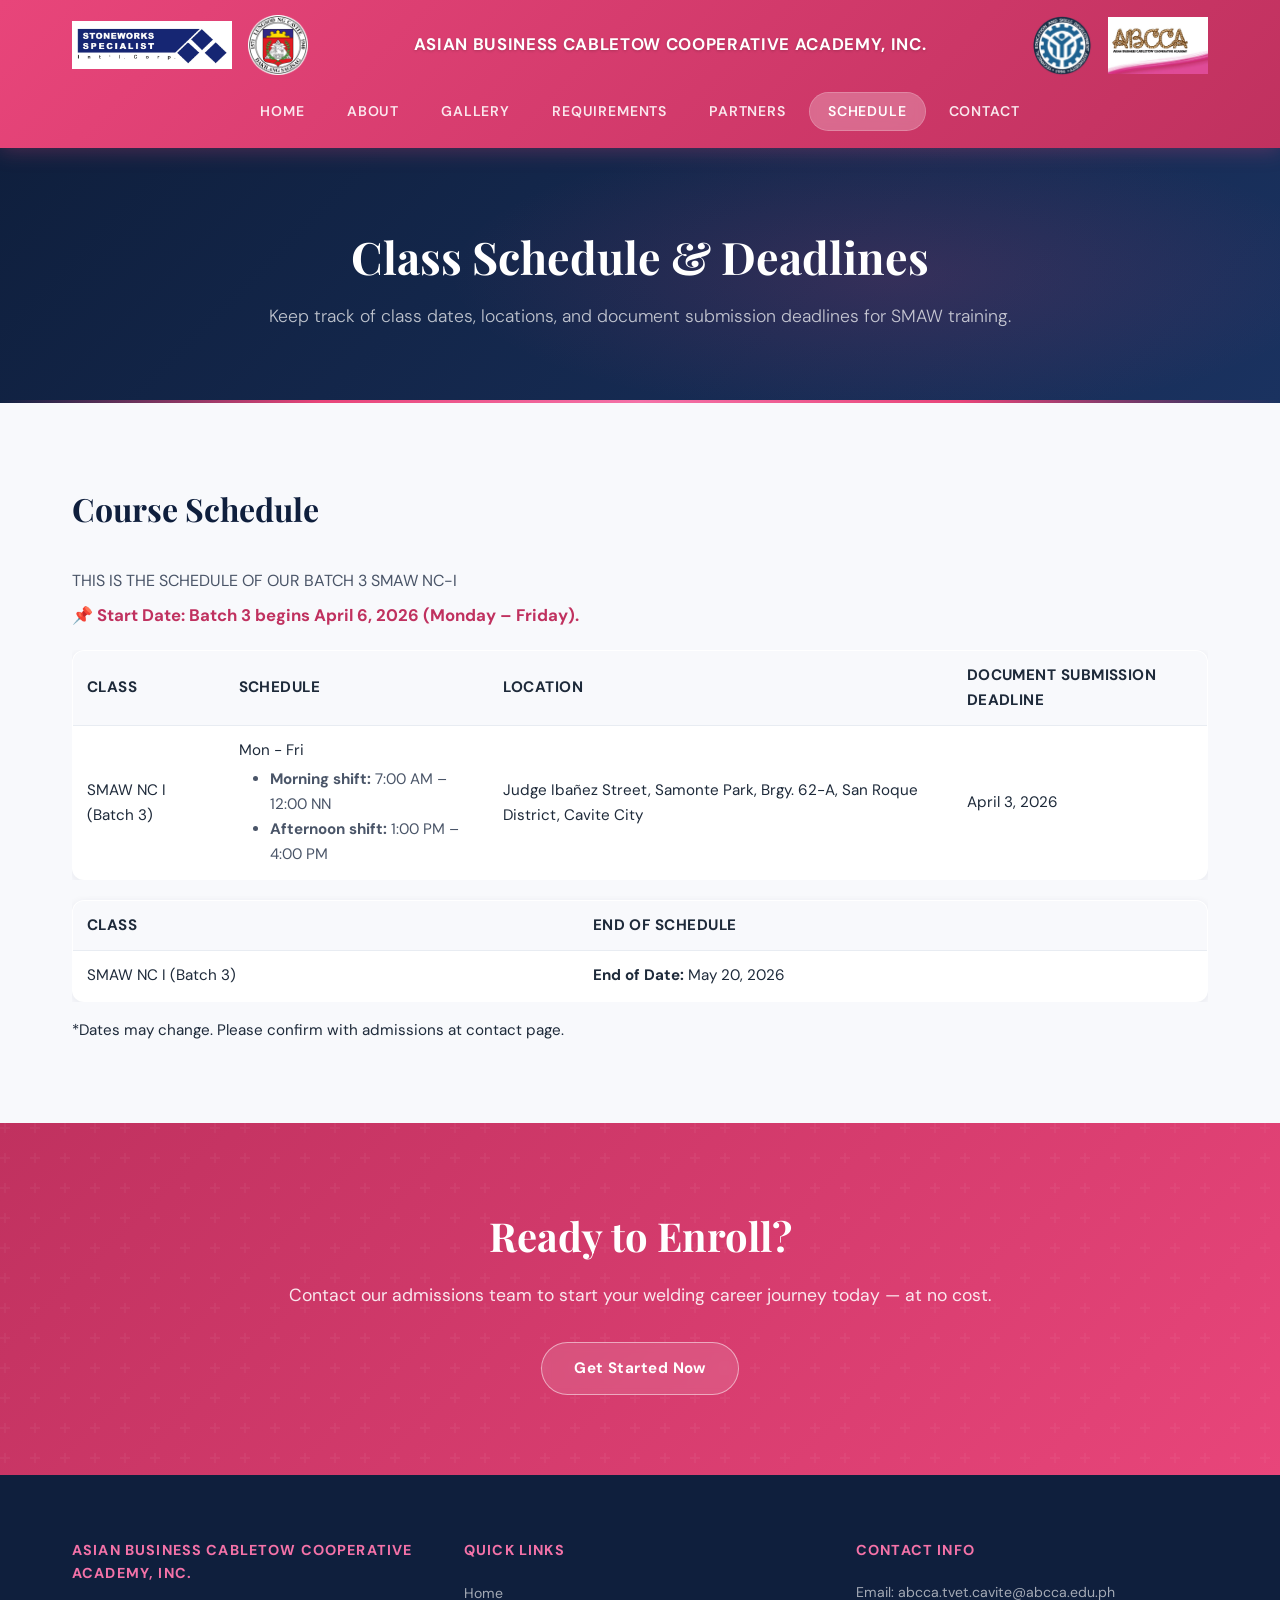
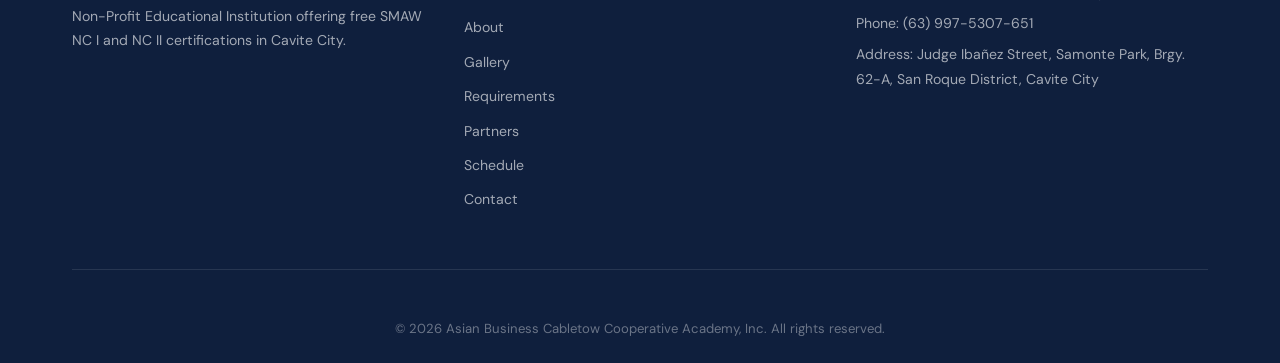
<file: schedule.html>
<!DOCTYPE html>
<html lang="en">
<head>
    <meta charset="UTF-8">
    <meta name="viewport" content="width=device-width, initial-scale=1.0">
    <title>Class Schedule & Deadlines - ABCCA Training School</title>
    <link rel="stylesheet" href="styles.css">
</head>
<body>

    <nav class="navbar">
        <div class="nav-container-vertical">
            <div class="header-top">
                <div class="logo-left">
                    <img src="SSIC_LOGO.jpg" alt="Stoneworks Logo">
                    <img src="LGU_LOGO.png" alt="LGU Logo">
                </div>
                <h1 class="site-title">ASIAN BUSINESS CABLETOW COOPERATIVE ACADEMY, INC.</h1>
                <div class="logo-right">
                    <img src="TESDA_LOGO.png" alt="TESDA Logo">
                    <img src="ABCCA_LOGO.jpg" alt="ABCCA Logo">
                </div>
            </div>
            <ul class="nav-menu-left" id="navMenu">
                <li><a href="index.html">Home</a></li>
                <li><a href="about.html">About</a></li>
                <li><a href="projects.html">Gallery</a></li>
                <li><a href="sponsors.html">Requirements</a></li>
                <li><a href="partners.html">Partners</a></li>
                <li><a href="schedule.html" class="active">Schedule</a></li>
                <li><a href="contact.html">Contact</a></li>
            </ul>
        </div>
    </nav>

    <main>
        <section class="page-header">
            <div class="container">
                <h2>Class Schedule & Deadlines</h2>
                <p>Keep track of class dates, locations, and document submission deadlines for SMAW training.</p>
            </div>
        </section>

        <section class="content-section" style="background:var(--off-white);">
            <div class="container">
                <h3>Course Schedule</h3>
                <p style="margin-bottom:0.5rem; color:var(--text-mid);">THIS IS THE SCHEDULE OF OUR BATCH 3 SMAW NC-I</p>
                <p style="margin-bottom:1.25rem; font-size:1.05rem; font-weight:700; color:#c0315f;">📌 Start Date: Batch 3 begins April 6, 2026 (Monday – Friday).</p>

                <div class="schedule-table-wrap">
                    <table class="schedule-table">
                        <thead>
                            <tr>
                                <th>Class</th>
                                <th>Schedule</th>
                                <th>Location</th>
                                <th>Document Submission Deadline</th>
                            </tr>
                        </thead>
                        <tbody>
                            <tr>
                                <td>SMAW NC I (Batch 3)</td>
                                <td>Mon - Fri
                                    <ul style="margin:0.25rem 0 0 1.15rem; padding-left: 0.8rem; color: var(--text-mid);">
                                        <li><strong>Morning shift:</strong> 7:00 AM – 12:00 NN</li>
                                        <li><strong>Afternoon shift:</strong> 1:00 PM – 4:00 PM</li>
                                    </ul>
                                </td>
                                <td>Judge Ibañez Street, Samonte Park, Brgy. 62-A, San Roque District, Cavite City</td>
                                <td>April 3, 2026</td>
                            </tr>
                        </tbody>
                    </table>
                </div>
                <div class="schedule-table-wrap">
                    <table class="schedule-table">
                        <thead>
                            <tr>
                                <th>Class</th>
                                <th>END of Schedule</th>
                            </tr>
                        </thead>
                        <tbody>
                            <tr>
                                <td>SMAW NC I (Batch 3)</td>
                                <td> <strong>End of Date:</strong> May 20, 2026 </td>
                                    <ul style="margin:0.25rem 0 0 1.15rem; padding-left: 0.8rem; color: var(--text-mid);">
                                    </ul>
                                </td>
                            </tr>
                        </tbody>
                    </table>
                </div>

                <p style="margin-top:1rem; font-size:0.95rem;">*Dates may change. Please confirm with admissions at <a href="contact.html">contact page</a>.</p>
            </div>
        </section>

        <section class="cta">
            <div class="container">
                <h2>Ready to Enroll?</h2>
                <p>Contact our admissions team to start your welding career journey today — at no cost.</p>
                <a href="contact.html" class="btn btn-secondary">Get Started Now</a>
            </div>
        </section>
    </main>

    <footer class="footer">
        <div class="container">
            <div class="footer-content">
                <div class="footer-section">
                    <h4>Asian Business Cabletow Cooperative Academy, Inc.</h4>
                    <p>Non-Profit Educational Institution offering free SMAW NC I and NC II certifications in Cavite City.</p>
                </div>
                <div class="footer-section">
                    <h4>Quick Links</h4>
                    <ul>
                        <li><a href="index.html">Home</a></li>
                        <li><a href="about.html">About</a></li>
                        <li><a href="projects.html">Gallery</a></li>
                        <li><a href="sponsors.html">Requirements</a></li>
                        <li><a href="partners.html">Partners</a></li>
                        <li><a href="schedule.html">Schedule</a></li>
                        <li><a href="contact.html">Contact</a></li>
                    </ul>
                </div>
                <div class="footer-section">
                    <h4>Contact Info</h4>
                    <p>Email: abcca.tvet.cavite@abcca.edu.ph</p>
                    <p>Phone: (63) 997-5307-651</p>
                    <p>Address: Judge Ibañez Street, Samonte Park, Brgy. 62-A, San Roque District, Cavite City</p>
                </div>
            </div>
            <div class="footer-bottom">
                <p>&copy; 2026 Asian Business Cabletow Cooperative Academy, Inc. All rights reserved.</p>
            </div>
        </div>
    </footer>

    <script src="script.js"></script>
</body>
</html>
</file>
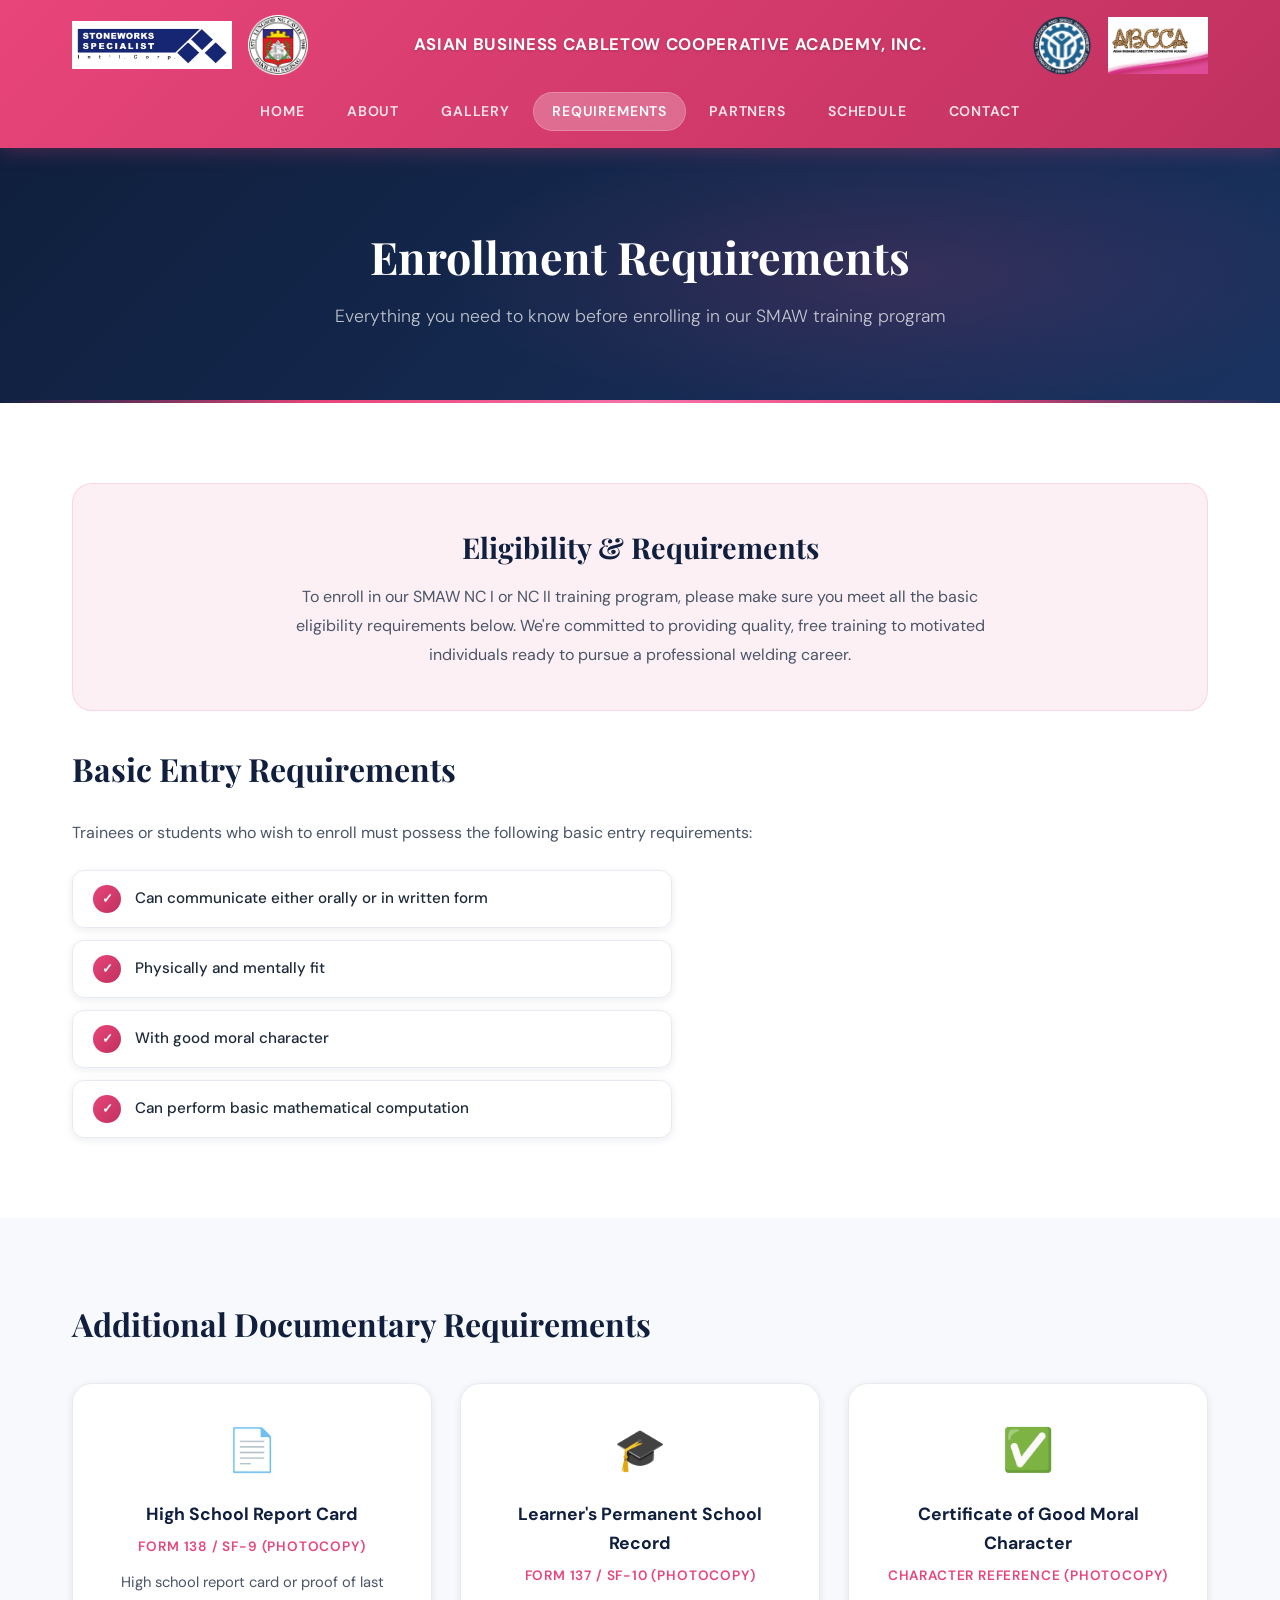
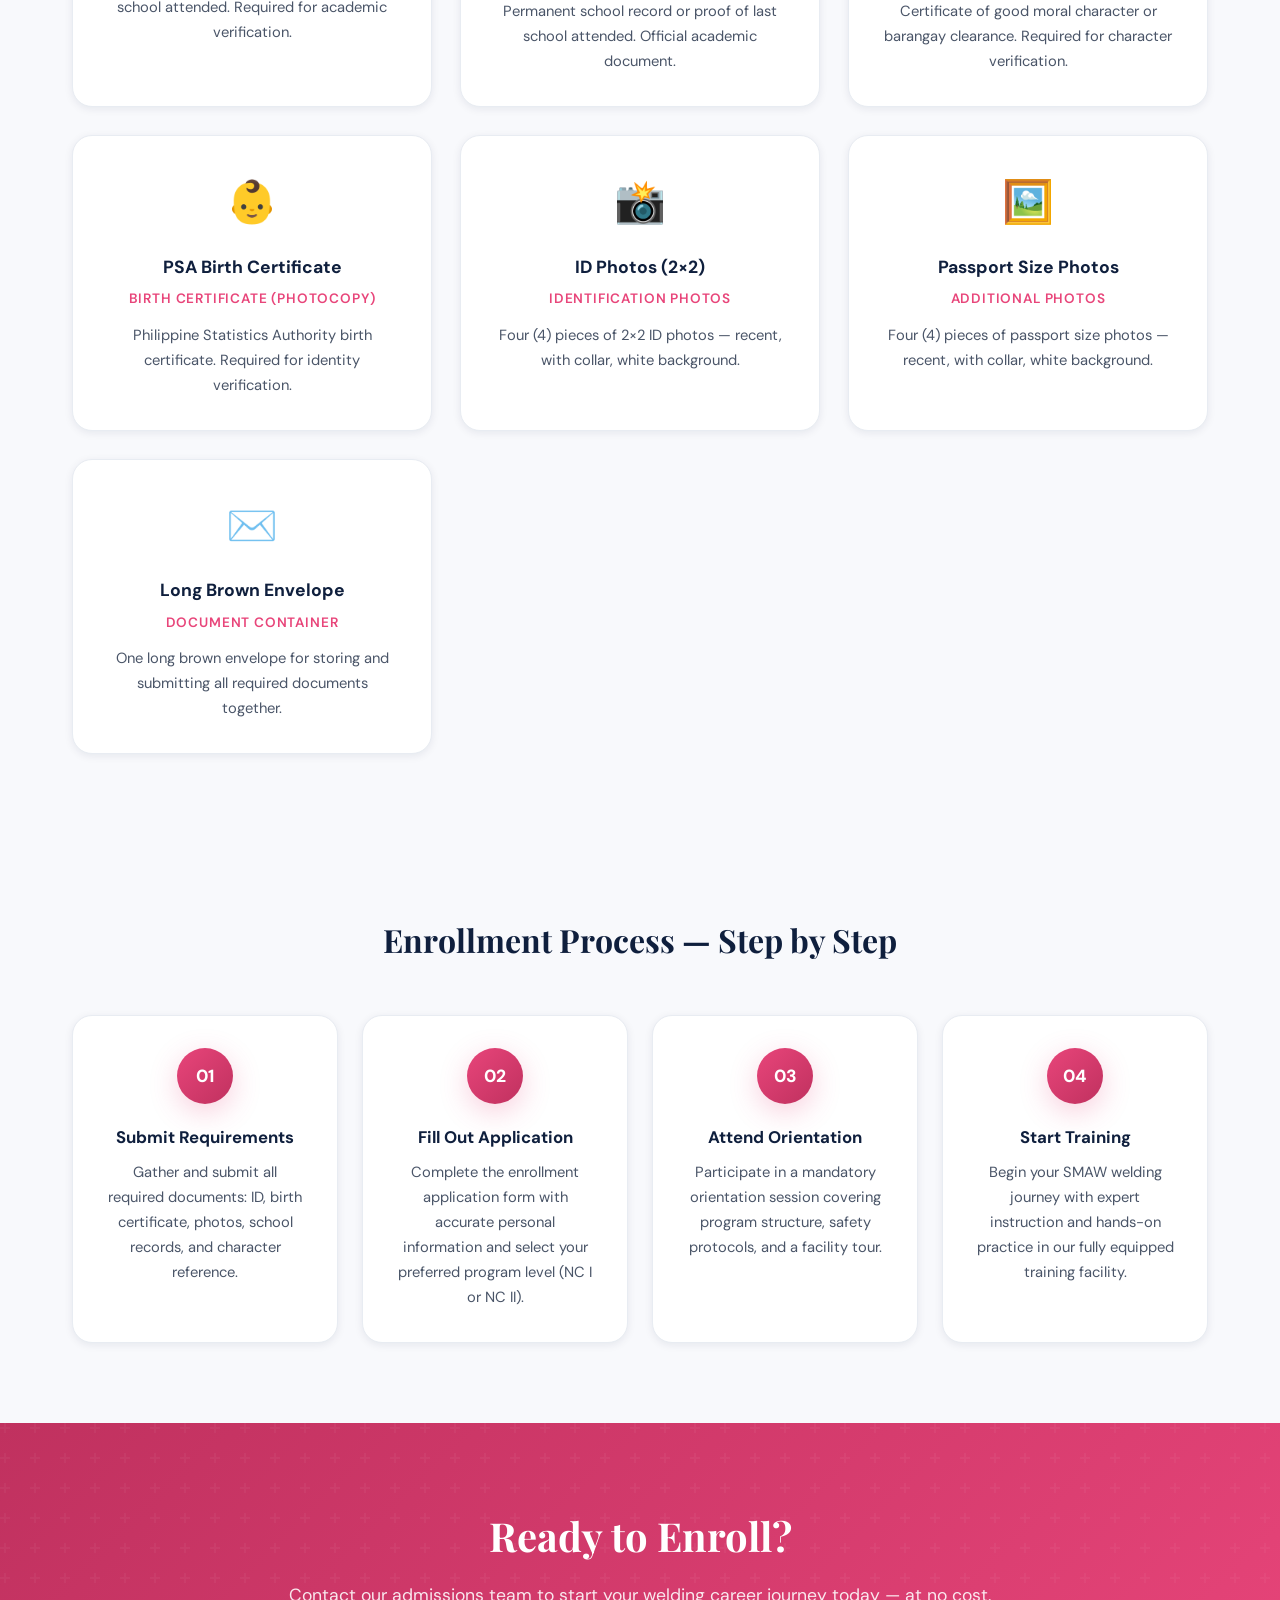
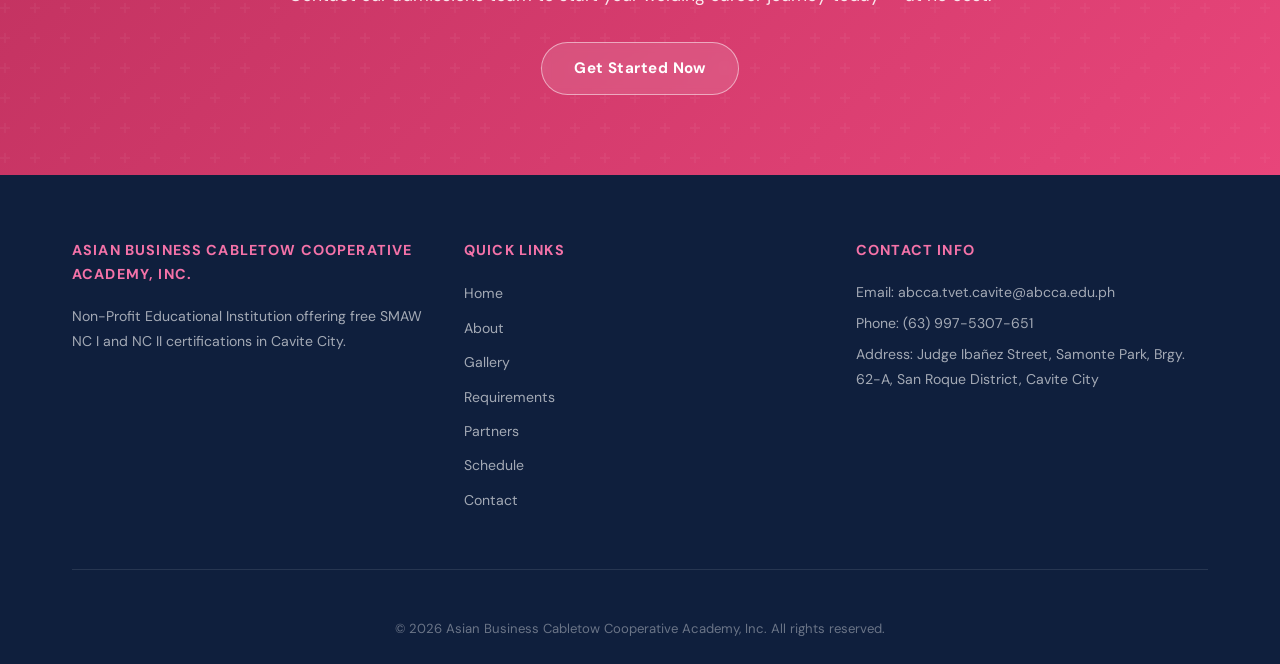
<file: sponsors.html>
<!DOCTYPE html>
<html lang="en">
<head>
    <meta charset="UTF-8">
    <meta name="viewport" content="width=device-width, initial-scale=1.0">
    <title>Enrollment Requirements - ABCCA Training School</title>
    <link rel="stylesheet" href="styles.css">
</head>
<body>

    <nav class="navbar">
        <div class="nav-container-vertical">
            <div class="header-top">
                <div class="logo-left">
                    <img src="SSIC_LOGO.jpg" alt="Stoneworks Logo">
                    <img src="LGU_LOGO.png" alt="LGU Logo">
                </div>
                <h1 class="site-title">ASIAN BUSINESS CABLETOW COOPERATIVE ACADEMY, INC.</h1>
                <div class="logo-right">
                    <img src="TESDA_LOGO.png" alt="TESDA Logo">
                    <img src="ABCCA_LOGO.jpg" alt="ABCCA Logo">
                </div>
            </div>
            <ul class="nav-menu-left" id="navMenu">
                <li><a href="index.html">Home</a></li>
                <li><a href="about.html">About</a></li>
                <li><a href="projects.html">Gallery</a></li>
                <li><a href="sponsors.html" class="active">Requirements</a></li>
                <li><a href="partners.html">Partners</a></li>
                <li><a href="schedule.html">Schedule</a></li>
                <li><a href="contact.html">Contact</a></li>
            </ul>
        </div>
    </nav>

    <main>
        <section class="page-header">
            <div class="container">
                <h2>Enrollment Requirements</h2>
                <p>Everything you need to know before enrolling in our SMAW training program</p>
            </div>
        </section>

        <!-- Intro -->
        <section class="content-section">
            <div class="container">
                <div class="sponsors-intro">
                    <h3>Eligibility & Requirements</h3>
                    <p>To enroll in our SMAW NC I or NC II training program, please make sure you meet all the basic eligibility requirements below. We're committed to providing quality, free training to motivated individuals ready to pursue a professional welding career.</p>
                </div>

                <h3 style="margin-bottom:1.5rem;">Basic Entry Requirements</h3>
                <p style="color:var(--text-mid); margin-bottom:1.5rem;">Trainees or students who wish to enroll must possess the following basic entry requirements:</p>
                <div class="requirements-list">
                    <div class="requirement-item">
                        <span class="requirement-check">✓</span>
                        <span>Can communicate either orally or in written form</span>
                    </div>
                    <div class="requirement-item">
                        <span class="requirement-check">✓</span>
                        <span>Physically and mentally fit</span>
                    </div>
                    <div class="requirement-item">
                        <span class="requirement-check">✓</span>
                        <span>With good moral character</span>
                    </div>
                    <div class="requirement-item">
                        <span class="requirement-check">✓</span>
                        <span>Can perform basic mathematical computation</span>
                    </div>
                </div>
            </div>
        </section>

        <!-- Documentary Requirements -->
        <section class="content-section" style="background:var(--off-white); padding-top:0;">
            <div class="container">
                <h3 style="margin-bottom:2rem; padding-top:80px;">Additional Documentary Requirements</h3>
                <div class="partners-grid">
                    <div class="partner-card">
                        <span class="partner-logo">📄</span>
                        <h4>High School Report Card</h4>
                        <span class="partner-industry">Form 138 / SF-9 (Photocopy)</span>
                        <p class="partner-summary">High school report card or proof of last school attended. Required for academic verification.</p>
                    </div>
                    <div class="partner-card">
                        <span class="partner-logo">🎓</span>
                        <h4>Learner's Permanent School Record</h4>
                        <span class="partner-industry">Form 137 / SF-10 (Photocopy)</span>
                        <p class="partner-summary">Permanent school record or proof of last school attended. Official academic document.</p>
                    </div>
                    <div class="partner-card">
                        <span class="partner-logo">✅</span>
                        <h4>Certificate of Good Moral Character</h4>
                        <span class="partner-industry">Character Reference (Photocopy)</span>
                        <p class="partner-summary">Certificate of good moral character or barangay clearance. Required for character verification.</p>
                    </div>
                    <div class="partner-card">
                        <span class="partner-logo">👶</span>
                        <h4>PSA Birth Certificate</h4>
                        <span class="partner-industry">Birth Certificate (Photocopy)</span>
                        <p class="partner-summary">Philippine Statistics Authority birth certificate. Required for identity verification.</p>
                    </div>
                    <div class="partner-card">
                        <span class="partner-logo">📸</span>
                        <h4>ID Photos (2×2)</h4>
                        <span class="partner-industry">Identification Photos</span>
                        <p class="partner-summary">Four (4) pieces of 2×2 ID photos — recent, with collar, white background.</p>
                    </div>
                    <div class="partner-card">
                        <span class="partner-logo">🖼️</span>
                        <h4>Passport Size Photos</h4>
                        <span class="partner-industry">Additional Photos</span>
                        <p class="partner-summary">Four (4) pieces of passport size photos — recent, with collar, white background.</p>
                    </div>
                    <div class="partner-card">
                        <span class="partner-logo">✉️</span>
                        <h4>Long Brown Envelope</h4>
                        <span class="partner-industry">Document Container</span>
                        <p class="partner-summary">One long brown envelope for storing and submitting all required documents together.</p>
                    </div>
                </div>
            </div>
        </section>

        <!-- Enrollment Steps -->
        <section class="benefits-section">
            <div class="container">
                <h3>Enrollment Process — Step by Step</h3>
                <div class="benefits-list">
                    <div class="benefit-item">
                        <div class="benefit-number">01</div>
                        <h4>Submit Requirements</h4>
                        <p>Gather and submit all required documents: ID, birth certificate, photos, school records, and character reference.</p>
                    </div>
                    <div class="benefit-item">
                        <div class="benefit-number">02</div>
                        <h4>Fill Out Application</h4>
                        <p>Complete the enrollment application form with accurate personal information and select your preferred program level (NC I or NC II).</p>
                    </div>
                    <div class="benefit-item">
                        <div class="benefit-number">03</div>
                        <h4>Attend Orientation</h4>
                        <p>Participate in a mandatory orientation session covering program structure, safety protocols, and a facility tour.</p>
                    </div>
                    <div class="benefit-item">
                        <div class="benefit-number">04</div>
                        <h4>Start Training</h4>
                        <p>Begin your SMAW welding journey with expert instruction and hands-on practice in our fully equipped training facility.</p>
                    </div>
                </div>
            </div>
        </section>

        <!-- CTA -->
        <section class="cta">
            <div class="container">
                <h2>Ready to Enroll?</h2>
                <p>Contact our admissions team to start your welding career journey today — at no cost.</p>
                <a href="contact.html" class="btn btn-secondary">Get Started Now</a>
            </div>
        </section>
    </main>

    <footer class="footer">
        <div class="container">
            <div class="footer-content">
                <div class="footer-section">
                    <h4>Asian Business Cabletow Cooperative Academy, Inc.</h4>
                    <p>Non-Profit Educational Institution offering free SMAW NC I and NC II certifications in Cavite City.</p>
                </div>
                <div class="footer-section">
                    <h4>Quick Links</h4>
                    <ul>
                        <li><a href="index.html">Home</a></li>
                        <li><a href="about.html">About</a></li>
                        <li><a href="projects.html">Gallery</a></li>
                        <li><a href="sponsors.html">Requirements</a></li>
                        <li><a href="partners.html">Partners</a></li>
                        <li><a href="schedule.html">Schedule</a></li>
                        <li><a href="contact.html">Contact</a></li>
                    </ul>
                </div>
                <div class="footer-section">
                    <h4>Contact Info</h4>
                    <p>Email: abcca.tvet.cavite@abcca.edu.ph</p>
                    <p>Phone: (63) 997-5307-651</p>
                    <p>Address: Judge Ibañez Street, Samonte Park, Brgy. 62-A, San Roque District, Cavite City</p>
                </div>
            </div>
            <div class="footer-bottom">
                <p>&copy; 2026 Asian Business Cabletow Cooperative Academy, Inc. All rights reserved.</p>
            </div>
        </div>
    </footer>

    <script src="script.js"></script>
</body>
</html>
</file>
<file: styles.css>
/* ============================================================
   ABCCA — Enhanced Professional Stylesheet
   Design Direction: Refined Institutional · Pink + White + Deep Navy
   ============================================================ */

@import url('https://fonts.googleapis.com/css2?family=Playfair+Display:wght@600;700;800&family=DM+Sans:wght@300;400;500;600;700&display=swap');

/* ── Variables ── */
:root {
    --pink:        #e8457a;
    --pink-dark:   #c0315f;
    --pink-light:  #f472a8;
    --pink-pale:   #fdf0f5;
    --pink-glow:   rgba(232,69,122,0.15);

    --navy:        #0f1f3d;
    --navy-mid:    #1a3260;
    --navy-light:  #2d4a85;

    --white:       #ffffff;
    --off-white:   #f8f9fc;
    --border:      #e8ecf2;
    --text:        #1e2a3a;
    --text-mid:    #4a5568;
    --text-light:  #718096;

    --shadow-sm:   0 2px 8px rgba(15,31,61,0.08);
    --shadow-md:   0 6px 20px rgba(15,31,61,0.12);
    --shadow-lg:   0 16px 48px rgba(15,31,61,0.16);
    --shadow-pink: 0 8px 28px rgba(232,69,122,0.25);

    --radius:      12px;
    --radius-lg:   20px;
    --transition:  all 0.3s cubic-bezier(0.4,0,0.2,1);
}

/* ── Reset ── */
*, *::before, *::after { margin:0; padding:0; box-sizing:border-box; }
html { scroll-behavior:smooth; }
body {
    font-family: 'DM Sans', 'Segoe UI', sans-serif;
    color: var(--text);
    background: var(--white);
    line-height: 1.65;
    -webkit-font-smoothing: antialiased;
}
img { max-width:100%; display:block; }
a { text-decoration:none; color:inherit; }

.container {
    max-width: 1200px;
    margin: 0 auto;
    padding: 0 32px;
}

/* ============================================================
NAVBAR
   ============================================================ */
.navbar {
    background: linear-gradient(135deg, var(--pink) 0%, var(--pink-dark) 100%);
    position: sticky;
    top: 0;
    z-index: 1000;
    box-shadow: 0 2px 20px rgba(232,69,122,0.3);
}

.nav-container-vertical {
    max-width: 1200px;
    margin: 0 auto;
    padding: 14px 32px;
    display: flex;
    flex-direction: column;
    gap: 12px;
}

/* Header top row */
.header-top {
    display: flex;
    align-items: center;
    justify-content: space-between;
    width: 100%;
    gap: 16px;
}

.logo-left {
    display: flex;
    align-items: center;
    gap: 16px;
    flex-shrink: 0;
}

.logo-left img:first-child { width: 160px; height: auto; }
.logo-left img:last-child  { width: 60px;  height: auto; }

.site-title {
    flex: 1;
    text-align: center;
    font-family: 'DM Sans', sans-serif;
    font-weight: 700;
    font-size: 1.05rem;
    letter-spacing: 0.04em;
    color: #fff;
    line-height: 1.3;
    text-shadow: 0 1px 3px rgba(0,0,0,0.2);
}

.logo-right {
    display: flex;
    align-items: center;
    gap: 16px;
    flex-shrink: 0;
}
   .logo-right img:first-child { width: 60px; height: auto; }
   .logo-right img:last-child  { width: 100px;  height: auto; }


/* Nav menu */
.nav-menu-left {
    list-style: none;
    display: flex;
    justify-content: center;
    gap: 6px;
    flex-wrap: wrap;
    padding: 4px 0;
}

.nav-menu-left li a {
    color: rgba(255,255,255,0.88);
    font-size: 0.88rem;
    font-weight: 600;
    letter-spacing: 0.06em;
    text-transform: uppercase;
    padding: 7px 18px;
    border-radius: 50px;
    transition: var(--transition);
    display: block;
}

.nav-menu-left li a:hover,
.nav-menu-left li a.active {
    background: rgba(255,255,255,0.2);
    color: #fff;
    backdrop-filter: blur(4px);
}

.nav-menu-left li a.active {
    background: rgba(255,255,255,0.25);
    box-shadow: 0 0 0 1px rgba(255,255,255,0.4);
}

/* ============================================================
HERO
   ============================================================ */
.hero {
    background: linear-gradient(135deg, var(--navy) 0%, var(--navy-mid) 60%, var(--navy-light) 100%);
    color: #fff;
    padding: 110px 32px;
    text-align: center;
    min-height: 520px;
    display: flex;
    align-items: center;
    justify-content: center;
    position: relative;
    overflow: hidden;
}

.hero::before {
    content: '';
    position: absolute;
    inset: 0;
    background:
        radial-gradient(ellipse 60% 50% at 80% 50%, rgba(232,69,122,0.18) 0%, transparent 70%),
        radial-gradient(ellipse 40% 60% at 20% 80%, rgba(45,74,133,0.4) 0%, transparent 60%);
    pointer-events: none;
}

.hero::after {
    content: '';
    position: absolute;
    bottom: 0; left: 0; right: 0;
    height: 3px;
    background: linear-gradient(90deg, transparent, var(--pink), var(--pink-light), var(--pink), transparent);
}

.hero-content { position: relative; z-index: 1; max-width: 760px; }

.hero-content h2 {
    font-family: 'Playfair Display', serif;
    font-size: 3.2rem;
    font-weight: 800;
    line-height: 1.15;
    margin-bottom: 1.25rem;
    letter-spacing: -0.01em;
}

.hero-content p {
    font-size: 1.2rem;
    color: rgba(255,255,255,0.78);
    margin-bottom: 2.5rem;
    font-weight: 300;
}

/* ============================================================
PAGE HEADER (inner pages)
   ============================================================ */
.page-header {
    background: linear-gradient(135deg, var(--navy) 0%, var(--navy-mid) 100%);
    color: #fff;
    padding: 72px 32px;
    text-align: center;
    position: relative;
    overflow: hidden;
}

.page-header::before {
    content: '';
    position: absolute;
    inset: 0;
    background: radial-gradient(ellipse 50% 80% at 70% 50%, rgba(232,69,122,0.15), transparent 70%);
}

.page-header::after {
    content: '';
    position: absolute;
    bottom: 0; left: 0; right: 0;
    height: 3px;
    background: linear-gradient(90deg, transparent, var(--pink), var(--pink-light), var(--pink), transparent);
}

/* Schedule table */
.schedule-table-wrap {
    overflow-x: auto;
    margin-bottom: 1rem;
}

.schedule-table {
    width: 100%;
    border-collapse: collapse;
    background: #fff;
    border: 1px solid var(--border);
    box-shadow: var(--shadow-sm);
    border-radius: var(--radius);
    overflow: hidden;
}

.schedule-table th,
.schedule-table td {
    padding: 12px 14px;
    text-align: left;
    border-bottom: 1px solid var(--border);
    font-size: 0.95rem;
}

.schedule-table th {
    background: var(--off-white);
    font-weight: 700;
    text-transform: uppercase;
    letter-spacing: 0.03em;
}

.schedule-table tbody tr:nth-child(even) {
    background: #f8f9fc;
}

.schedule-table tbody tr:last-child td {
    border-bottom: 0;
}


.page-header .container { position: relative; z-index: 1; }

.page-header h2 {
    font-family: 'Playfair Display', serif;
    font-size: 2.8rem;
    font-weight: 700;
    margin-bottom: 0.5rem;
}

.page-header p {
    font-size: 1.1rem;
    color: rgba(255,255,255,0.72);
    font-weight: 300;
}

/* ============================================================
BUTTONS
   ============================================================ */
.btn {
    display: inline-flex;
    align-items: center;
    gap: 8px;
    padding: 13px 32px;
    border-radius: 50px;
    font-size: 0.95rem;
    font-weight: 700;
    letter-spacing: 0.03em;
    cursor: pointer;
    border: none;
    transition: var(--transition);
    text-decoration: none;
}

.btn-primary {
    background: linear-gradient(135deg, var(--pink) 0%, var(--pink-dark) 100%);
    color: #fff;
    box-shadow: var(--shadow-pink);
}

.btn-primary:hover {
    transform: translateY(-2px);
    box-shadow: 0 12px 36px rgba(232,69,122,0.4);
}

.btn-secondary {
    background: rgba(255,255,255,0.12);
    color: #fff;
    border: 1.5px solid rgba(255,255,255,0.5);
    backdrop-filter: blur(4px);
}

.btn-secondary:hover {
    background: #fff;
    color: var(--pink-dark);
    border-color: #fff;
    transform: translateY(-2px);
}

/* ============================================================
FEATURES SECTION
   ============================================================ */
.features {
    background: var(--off-white);
    padding: 90px 32px;
}

.features h2 {
    text-align: center;
    font-family: 'Playfair Display', serif;
    font-size: 2.4rem;
    color: var(--navy);
    margin-bottom: 3.5rem;
}

.features-grid {
    display: grid;
    grid-template-columns: repeat(auto-fit, minmax(240px, 1fr));
    gap: 1.75rem;
}

.feature-card {
    background: var(--white);
    padding: 2.25rem;
    border-radius: var(--radius-lg);
    text-align: center;
    box-shadow: var(--shadow-sm);
    border: 1px solid var(--border);
    transition: var(--transition);
    position: relative;
    overflow: hidden;
}

.feature-card::before {
    content: '';
    position: absolute;
    top: 0; left: 0; right: 0;
    height: 3px;
    background: linear-gradient(90deg, var(--pink), var(--pink-light));
    transform: scaleX(0);
    transform-origin: left;
    transition: transform 0.4s ease;
}

.feature-card:hover { transform: translateY(-6px); box-shadow: var(--shadow-md); }
.feature-card:hover::before { transform: scaleX(1); }

.feature-icon {
    font-size: 2.8rem;
    margin-bottom: 1.1rem;
    display: block;
}

.feature-card h3 {
    color: var(--navy);
    font-size: 1.15rem;
    font-weight: 700;
    margin-bottom: 0.75rem;
}

.feature-card p { color: var(--text-light); font-size: 0.93rem; line-height: 1.7; }

/* ============================================================
CTA SECTION
   ============================================================ */
.cta {
    background: linear-gradient(135deg, var(--pink-dark) 0%, var(--pink) 100%);
    color: #fff;
    padding: 80px 32px;
    text-align: center;
    position: relative;
    overflow: hidden;
}

.cta::before {
    content: '';
    position: absolute;
    inset: 0;
    background: url("data:image/svg+xml,%3Csvg width='60' height='60' viewBox='0 0 60 60' xmlns='http://www.w3.org/2000/svg'%3E%3Cg fill='none' fill-rule='evenodd'%3E%3Cg fill='%23ffffff' fill-opacity='0.04'%3E%3Cpath d='M36 34v-4h-2v4h-4v2h4v4h2v-4h4v-2h-4zm0-30V0h-2v4h-4v2h4v4h2V6h4V4h-4zM6 34v-4H4v4H0v2h4v4h2v-4h4v-2H6zM6 4V0H4v4H0v2h4v4h2V6h4V4H6z'/%3E%3C/g%3E%3C/g%3E%3C/svg%3E");
    pointer-events: none;
}

.cta .container { position: relative; z-index: 1; }
.cta h2 { font-family: 'Playfair Display', serif; font-size: 2.5rem; margin-bottom: 0.75rem; }
.cta p { font-size: 1.1rem; margin-bottom: 2rem; opacity: 0.88; }

/* ============================================================
CONTENT SECTIONS
   ============================================================ */
.content-section { padding: 80px 32px; }

.content-section h3 {
    font-family: 'Playfair Display', serif;
    font-size: 2rem;
    color: var(--navy);
    margin-bottom: 2rem;
}

.content-wrapper {
    display: grid;
    grid-template-columns: 1fr 1fr;
    gap: 4rem;
    align-items: center;
}

.content-text p {
    color: var(--text-mid);
    margin-bottom: 1.1rem;
    text-align: justify;
    line-height: 1.8;
}

.content-image { text-align: center; }
.content-image img { border-radius: var(--radius-lg); box-shadow: var(--shadow-md); }

/* ============================================================
PROGRAM DETAILS
   ============================================================ */
.program-details {
    background: var(--off-white);
    padding: 80px 32px;
}

.program-details h3 {
    text-align: center;
    font-family: 'Playfair Display', serif;
    font-size: 2rem;
    color: var(--navy);
    margin-bottom: 3rem;
}

.details-grid {
    display: grid;
    grid-template-columns: repeat(auto-fit, minmax(260px, 1fr));
    gap: 1.5rem;
}

.detail-item {
    background: var(--white);
    padding: 2rem;
    border-radius: var(--radius);
    box-shadow: var(--shadow-sm);
    border-left: 4px solid var(--pink);
    transition: var(--transition);
}

.detail-item:hover { transform: translateX(4px); box-shadow: var(--shadow-md); }

.detail-item h4 {
    color: var(--navy);
    font-weight: 700;
    font-size: 1.05rem;
    margin-bottom: 0.5rem;
}

.detail-item p { color: var(--text-mid); font-size: 0.93rem; line-height: 1.7; }

/* ============================================================
OUTCOMES
   ============================================================ */
.outcomes-list { display: grid; gap: 1.25rem; }

.outcome-item {
    display: flex;
    gap: 1.5rem;
    padding: 1.5rem;
    background: var(--pink-pale);
    border-radius: var(--radius);
    align-items: flex-start;
    border: 1px solid rgba(232,69,122,0.12);
    transition: var(--transition);
}

.outcome-item:hover { box-shadow: var(--shadow-sm); }

.outcome-number {
    font-size: 1.4rem;
    color: var(--pink);
    font-weight: 700;
    min-width: 28px;
    margin-top: 2px;
}

.outcome-content h4 { color: var(--navy); font-weight: 700; margin-bottom: 0.3rem; }
.outcome-content p  { color: var(--text-mid); font-size: 0.93rem; }

/* ============================================================
PARTNERS / CAREER CARDS (used on about + sponsors)
   ============================================================ */
.partners-grid {
    display: grid;
    grid-template-columns: repeat(auto-fit, minmax(280px, 1fr));
    gap: 1.75rem;
}

.partner-card {
    background: var(--white);
    padding: 2rem;
    border-radius: var(--radius-lg);
    box-shadow: var(--shadow-sm);
    border: 1px solid var(--border);
    transition: var(--transition);
    text-align: center;
}

.partner-card:hover { transform: translateY(-5px); box-shadow: var(--shadow-md); }

.partner-logo {
    font-size: 2.6rem;
    margin-bottom: 1rem;
    display: block;
}

.partner-card h4 {
    color: var(--navy);
    font-size: 1.1rem;
    font-weight: 700;
    margin-bottom: 0.4rem;
}

.partner-industry {
    color: var(--pink);
    font-weight: 600;
    font-size: 0.85rem;
    text-transform: uppercase;
    letter-spacing: 0.06em;
    margin-bottom: 0.75rem;
    display: block;
}

.partner-summary { color: var(--text-mid); font-size: 0.92rem; line-height: 1.7; }

/* ============================================================
BENEFITS / ENROLLMENT STEPS
   ============================================================ */
.benefits-section {
    background: var(--off-white);
    padding: 80px 32px;
}

.benefits-section h3 {
    text-align: center;
    font-family: 'Playfair Display', serif;
    font-size: 2rem;
    color: var(--navy);
    margin-bottom: 3rem;
}

.benefits-list {
    display: grid;
    grid-template-columns: repeat(auto-fit, minmax(220px, 1fr));
    gap: 1.5rem;
}

.benefit-item {
    background: var(--white);
    padding: 2rem;
    border-radius: var(--radius-lg);
    box-shadow: var(--shadow-sm);
    text-align: center;
    border: 1px solid var(--border);
    transition: var(--transition);
    position: relative;
    overflow: hidden;
}

.benefit-item:hover { transform: translateY(-5px); box-shadow: var(--shadow-md); }

.benefit-number {
    width: 56px;
    height: 56px;
    background: linear-gradient(135deg, var(--pink), var(--pink-dark));
    color: #fff;
    border-radius: 50%;
    display: flex;
    align-items: center;
    justify-content: center;
    font-size: 1.1rem;
    font-weight: 800;
    margin: 0 auto 1.25rem;
    box-shadow: var(--shadow-pink);
}

.benefit-item h4 { color: var(--navy); font-weight: 700; font-size: 1.05rem; margin-bottom: 0.5rem; }
.benefit-item p  { color: var(--text-mid); font-size: 0.92rem; line-height: 1.7; }

/* ============================================================
REQUIREMENTS
   ============================================================ */
.requirements-list {
    display: grid;
    gap: 0.75rem;
    margin-top: 1.5rem;
    max-width: 600px;
}

.requirement-item {
    display: flex;
    align-items: center;
    gap: 14px;
    padding: 14px 20px;
    background: var(--white);
    border-radius: var(--radius);
    border: 1px solid var(--border);
    box-shadow: var(--shadow-sm);
    font-size: 0.95rem;
    font-weight: 500;
    color: var(--text);
    transition: var(--transition);
}

.requirement-item:hover { border-color: var(--pink); transform: translateX(4px); }

.requirement-check {
    width: 28px;
    height: 28px;
    background: linear-gradient(135deg, var(--pink), var(--pink-dark));
    color: #fff;
    border-radius: 50%;
    display: flex;
    align-items: center;
    justify-content: center;
    font-size: 0.8rem;
    font-weight: 700;
    flex-shrink: 0;
}

.sponsors-intro {
    background: var(--pink-pale);
    border-radius: var(--radius-lg);
    padding: 2.5rem 3rem;
    border: 1px solid rgba(232,69,122,0.15);
    margin-bottom: 2rem;
    text-align: center;
}

.sponsors-intro h3 {
    font-family: 'Playfair Display', serif;
    color: var(--navy);
    font-size: 1.8rem;
    margin-bottom: 0.75rem;
}

.sponsors-intro p { color: var(--text-mid); max-width: 700px; margin: 0 auto; line-height: 1.8; }

/* ============================================================
GALLERY / PROJECTS
   ============================================================ */
.projects-grid {
    display: grid;
    grid-template-columns: repeat(auto-fill, minmax(320px, 1fr));
    gap: 2rem;
}

.project-card {
    background: var(--white);
    border-radius: var(--radius-lg);
    box-shadow: var(--shadow-sm);
    border: 1px solid var(--border);
    overflow: hidden;
    transition: var(--transition);
}

.project-card:hover { transform: translateY(-6px); box-shadow: var(--shadow-md); }

.project-image {
    overflow: hidden;
    background: var(--off-white);
}

.project-image img {
    width: 100%;
    height: 200px;
    object-fit: cover;
    transition: transform 0.4s ease;
}

.project-card:hover .project-image img { transform: scale(1.04); }

.project-card > h4,
.project-card > p,
.project-card > .project-tech {
    padding: 0 1.5rem;
}

.project-card h4 {
    color: var(--navy);
    font-size: 1.15rem;
    font-weight: 700;
    padding-top: 1.25rem;
    margin-bottom: 0.3rem;
}

.project-category {
    color: var(--pink);
    font-weight: 600;
    font-size: 0.82rem;
    text-transform: uppercase;
    letter-spacing: 0.06em;
    padding: 0 1.5rem;
    margin-bottom: 0.6rem;
    display: block;
}

.project-description {
    color: var(--text-mid);
    font-size: 0.92rem;
    line-height: 1.7;
    margin-bottom: 1rem;
    padding: 0 1.5rem;
}

.project-tech {
    display: flex;
    flex-wrap: wrap;
    gap: 0.5rem;
    padding: 0 1.5rem 1.5rem;
}

.tech-tag {
    background: var(--pink-pale);
    color: var(--pink-dark);
    padding: 4px 12px;
    border-radius: 20px;
    font-size: 0.78rem;
    font-weight: 600;
    border: 1px solid rgba(232,69,122,0.2);
}

/* ============================================================
PARTNERS PAGE (big cards with images)
   ============================================================ */
.partners-section {
    padding: 80px 0;
    background: var(--white);
}

.partners-container {
    max-width: 1100px;
    margin: 0 auto;
    padding: 0 40px;
}

.partners-title {
    text-align: center;
    margin-bottom: 4rem;
}

.partners-title h2 {
    font-family: 'Playfair Display', serif;
    font-size: 2.4rem;
    color: var(--navy);
    margin-bottom: 0.5rem;
}

.partners-title p { color: var(--text-light); font-size: 1.05rem; }

/* big partner cards */
.partner-link {
    text-decoration: none;
    color: inherit;
    display: block;
}

.partner-card-big {
    display: flex;
    align-items: center;
    gap: 4rem;
    padding: 3rem;
    background: var(--white);
    border-radius: var(--radius-lg);
    border: 1px solid var(--border);
    box-shadow: var(--shadow-sm);
    transition: var(--transition);
    margin-bottom: 2.5rem;
}

.partner-card-big:hover {
    box-shadow: var(--shadow-md);
    border-color: rgba(232,69,122,0.2);
    transform: translateY(-3px);
}

.partner-card-big.reverse { flex-direction: row-reverse; }

.partner-card-content { flex: 1; }

.partner-card-content h3 {
    font-family: 'Playfair Display', serif;
    font-size: 1.8rem;
    font-weight: 700;
    color: var(--navy);
    line-height: 1.25;
    margin-bottom: 0.4rem;
}

.partner-card-content .partner-role {
    display: inline-block;
    color: var(--pink);
    font-weight: 700;
    font-size: 0.85rem;
    text-transform: uppercase;
    letter-spacing: 0.08em;
    margin-bottom: 1.2rem;
    padding: 4px 14px;
    background: var(--pink-pale);
    border-radius: 20px;
    border: 1px solid rgba(232,69,122,0.2);
}

.partner-card-content p {
    color: var(--text-mid);
    font-size: 0.97rem;
    line-height: 1.85;
    text-align: justify;
}

.partner-card-image-wrap {
    flex-shrink: 0;
    width: 340px;
    height: 240px;
    border-radius: var(--radius);
    overflow: hidden;
    display: flex;
    align-items: center;
    justify-content: center;
    background: var(--off-white);
    border: 1px solid var(--border);
    transition: var(--transition);
}

.partner-card-image-wrap img {
    width: 100%;
    height: 100%;
    object-fit: contain;
    padding: 16px;
    transition: transform 0.4s ease;
}

.partner-card-big:hover .partner-card-image-wrap img { transform: scale(1.04); }

/* ============================================================
CONTACT SECTION (custom overrides)
   ============================================================ */
.contact-section {
    padding: 80px 32px;
    background: var(--off-white);
}

.contact-wrapper {
    max-width: 1100px;
    margin: 0 auto;
    display: grid;
    grid-template-columns: 1fr 1fr;
    gap: 3rem;
    align-items: start;
}

/* Form panel */
.message-form-panel {
    background: var(--white);
    border-radius: var(--radius-lg);
    padding: 2.5rem;
    box-shadow: var(--shadow-md);
    border-top: 4px solid var(--pink);
}

.message-form-panel h3 {
    font-family: 'Playfair Display', serif;
    font-size: 1.6rem;
    color: var(--navy);
    margin-bottom: 0.4rem;
}

.form-subheading { color: var(--text-light); font-size: 0.9rem; margin-bottom: 1.75rem; }

.form-group { margin-bottom: 1.25rem; }

.form-group label {
    display: block;
    font-size: 0.78rem;
    font-weight: 700;
    text-transform: uppercase;
    letter-spacing: 0.07em;
    color: var(--navy);
    margin-bottom: 6px;
}

.form-group label .required { color: var(--pink); margin-left: 2px; }

.form-group input,
.form-group textarea {
    width: 100%;
    padding: 11px 15px;
    border: 1.5px solid var(--border);
    border-radius: var(--radius);
    font-size: 0.95rem;
    color: var(--text);
    background: var(--off-white);
    outline: none;
    transition: var(--transition);
    box-sizing: border-box;
    font-family: inherit;
}

.form-group input:focus,
.form-group textarea:focus {
    border-color: var(--pink);
    box-shadow: 0 0 0 3px var(--pink-glow);
    background: var(--white);
}

.form-group textarea { resize: vertical; min-height: 110px; }

.form-row { display: grid; grid-template-columns: 1fr 1fr; gap: 14px; }

.btn-send {
    display: flex;
    align-items: center;
    justify-content: center;
    gap: 8px;
    width: 100%;
    padding: 13px;
    background: linear-gradient(135deg, var(--pink) 0%, var(--pink-dark) 100%);
    color: #fff;
    border: none;
    border-radius: var(--radius);
    font-size: 1rem;
    font-weight: 700;
    cursor: pointer;
    margin-top: 6px;
    transition: var(--transition);
    box-shadow: var(--shadow-pink);
    font-family: inherit;
}

.btn-send:hover { transform: translateY(-2px); box-shadow: 0 12px 32px rgba(232,69,122,0.4); }

.form-note { font-size: 0.76rem; color: var(--text-light); text-align: center; margin-top: 12px; line-height: 1.5; }

/* Info panel */
.contact-info {
    background: linear-gradient(145deg, var(--pink-dark) 0%, var(--pink) 100%);
    color: #fff;
    border-radius: var(--radius-lg);
    padding: 2.5rem;
    box-shadow: var(--shadow-pink);
}

.contact-info h3 {
    font-family: 'Playfair Display', serif;
    font-size: 1.6rem;
    color: #fff;
    margin-bottom: 2rem;
    padding-bottom: 1rem;
    border-bottom: 1px solid rgba(255,255,255,0.25);
}

.contact-info-grid { display: flex; flex-direction: column; gap: 1.5rem; margin-bottom: 2rem; }

.info-item { display: flex; align-items: flex-start; gap: 14px; }
.info-icon { font-size: 1.35rem; flex-shrink: 0; margin-top: 2px; }

.info-content h4 {
    font-size: 0.78rem;
    font-weight: 700;
    text-transform: uppercase;
    letter-spacing: 0.08em;
    color: rgba(255,255,255,0.65);
    margin-bottom: 4px;
}

.info-content p { font-size: 0.9rem; color: rgba(255,255,255,0.85); line-height: 1.6; }

.info-content a {
    font-size: 0.9rem;
    color: #ffffff;
    font-weight: 600;
    text-decoration: none;
    line-height: 1.6;
    display: block;
}

.info-content a:hover { text-decoration: underline; }

.social-links h4 {
    font-size: 0.78rem;
    font-weight: 700;
    text-transform: uppercase;
    letter-spacing: 0.08em;
    color: rgba(255,255,255,0.65);
    margin-bottom: 10px;
}

.social-icons { display: flex; gap: 10px; flex-wrap: wrap; }

.social-icon {
    background: rgba(255,255,255,0.18);
    color: #ffffff;
    font-size: 0.82rem;
    font-weight: 700;
    padding: 7px 20px;
    border-radius: 30px;
    text-decoration: none;
    border: 1.5px solid rgba(255,255,255,0.35);
    transition: var(--transition);
}

.social-icon:hover {
    background: rgba(255,255,255,0.32);
    color: #000000;
}

/* ============================================================
STATS
   ============================================================ */
.stats {
    background: linear-gradient(135deg, var(--navy) 0%, var(--navy-mid) 100%);
    padding: 72px 32px;
    color: #fff;
    position: relative;
    overflow: hidden;
}

.stats::before {
    content: '';
    position: absolute;
    inset: 0;
    background: radial-gradient(ellipse 50% 80% at 80% 50%, rgba(232,69,122,0.12), transparent);
    pointer-events: none;
}

.stats .container {
    display: grid;
    grid-template-columns: repeat(auto-fit, minmax(180px, 1fr));
    gap: 2rem;
    text-align: center;
    position: relative;
    z-index: 1;
}

.stat-box h3 {
    font-family: 'Playfair Display', serif;
    font-size: 3rem;
    font-weight: 800;
    color: var(--pink-light);
    margin-bottom: 0.4rem;
}

.stat-box p { font-size: 1rem; color: rgba(255,255,255,0.72); font-weight: 500; }

/* ============================================================
FOOTER
   ============================================================ */
.footer {
    background: var(--navy);
    color: #fff;
    padding: 64px 32px 24px;
}

.footer-content {
    display: grid;
    grid-template-columns: repeat(auto-fit, minmax(220px, 1fr));
    gap: 2.5rem;
    margin-bottom: 3rem;
    padding-bottom: 3rem;
    border-bottom: 1px solid rgba(255,255,255,0.1);
}

.footer-section h4 {
    font-weight: 700;
    font-size: 0.9rem;
    text-transform: uppercase;
    letter-spacing: 0.08em;
    color: var(--pink-light);
    margin-bottom: 1.1rem;
}

.footer-section p {
    color: rgba(255,255,255,0.62);
    font-size: 0.88rem;
    line-height: 1.75;
    margin-bottom: 0.4rem;
}

.footer-section ul { list-style: none; }

.footer-section ul li { margin-bottom: 0.5rem; }

.footer-section a {
    color: rgba(255,255,255,0.62);
    font-size: 0.88rem;
    text-decoration: none;
    transition: color 0.2s;
}

.footer-section a:hover { color: var(--pink-light); }

.footer-bottom {
    text-align: center;
    color: rgba(255,255,255,0.38);
    font-size: 0.82rem;
}

/* ============================================================
SCROLL TO TOP BUTTON
   ============================================================ */
#scrollTopBtn {
    position: fixed;
    bottom: 30px;
    right: 30px;
    background: linear-gradient(135deg, var(--pink), var(--pink-dark));
    color: #fff;
    border: none;
    border-radius: 50%;
    width: 50px;
    height: 50px;
    font-size: 22px;
    cursor: pointer;
    display: none;
    z-index: 999;
    box-shadow: var(--shadow-pink);
    transition: var(--transition);
}

#scrollTopBtn:hover { transform: scale(1.1) translateY(-2px); }

/* ============================================================
RESPONSIVE
   ============================================================ */
@media (max-width: 900px) {
    .content-wrapper { grid-template-columns: 1fr; gap: 2.5rem; }
    .contact-wrapper { grid-template-columns: 1fr; }
    .partner-card-big, .partner-card-big.reverse { flex-direction: column; gap: 2rem; }
    .partner-card-image-wrap { width: 100%; height: 220px; }
}

@media (max-width: 768px) {
    .container { padding: 0 20px; }
    .nav-container-vertical { padding: 12px 20px; }

    .logo-left img:first-child { width: 120px; }
    .logo-left img:last-child  { width: 48px; }
    .logo-right img:first-child { width: 48px; }
    .logo-right img:last-child  { width: 100px; }
    .site-title                { font-size: 0.82rem; }

    .hero { padding: 72px 20px; min-height: 380px; }
    .hero-content h2 { font-size: 2.1rem; }
    .hero-content p  { font-size: 1rem; }

    .page-header { padding: 52px 20px; }
    .page-header h2 { font-size: 2rem; }

    .features  { padding: 60px 20px; }
    .cta       { padding: 60px 20px; }
    .cta h2    { font-size: 1.9rem; }

    .content-section { padding: 56px 20px; }
    .program-details { padding: 56px 20px; }
    .benefits-section { padding: 56px 20px; }

    .partners-container { padding: 0 20px; }
    .partners-section { padding: 56px 0; }

    .contact-section { padding: 56px 20px; }

    .projects-grid { grid-template-columns: 1fr; }

    .form-row { grid-template-columns: 1fr; }

    .stats { padding: 56px 20px; }
    .stat-box h3 { font-size: 2.4rem; }

    .footer { padding: 48px 20px 20px; }
}

@media (max-width: 480px) {
    .hero-content h2 { font-size: 1.7rem; }
    .page-header h2  { font-size: 1.6rem; }
    .features-grid   { grid-template-columns: 1fr; }
    .benefits-list   { grid-template-columns: 1fr; }
    .details-grid    { grid-template-columns: 1fr; }
    .stat-box h3     { font-size: 2rem; }
}
</file>
